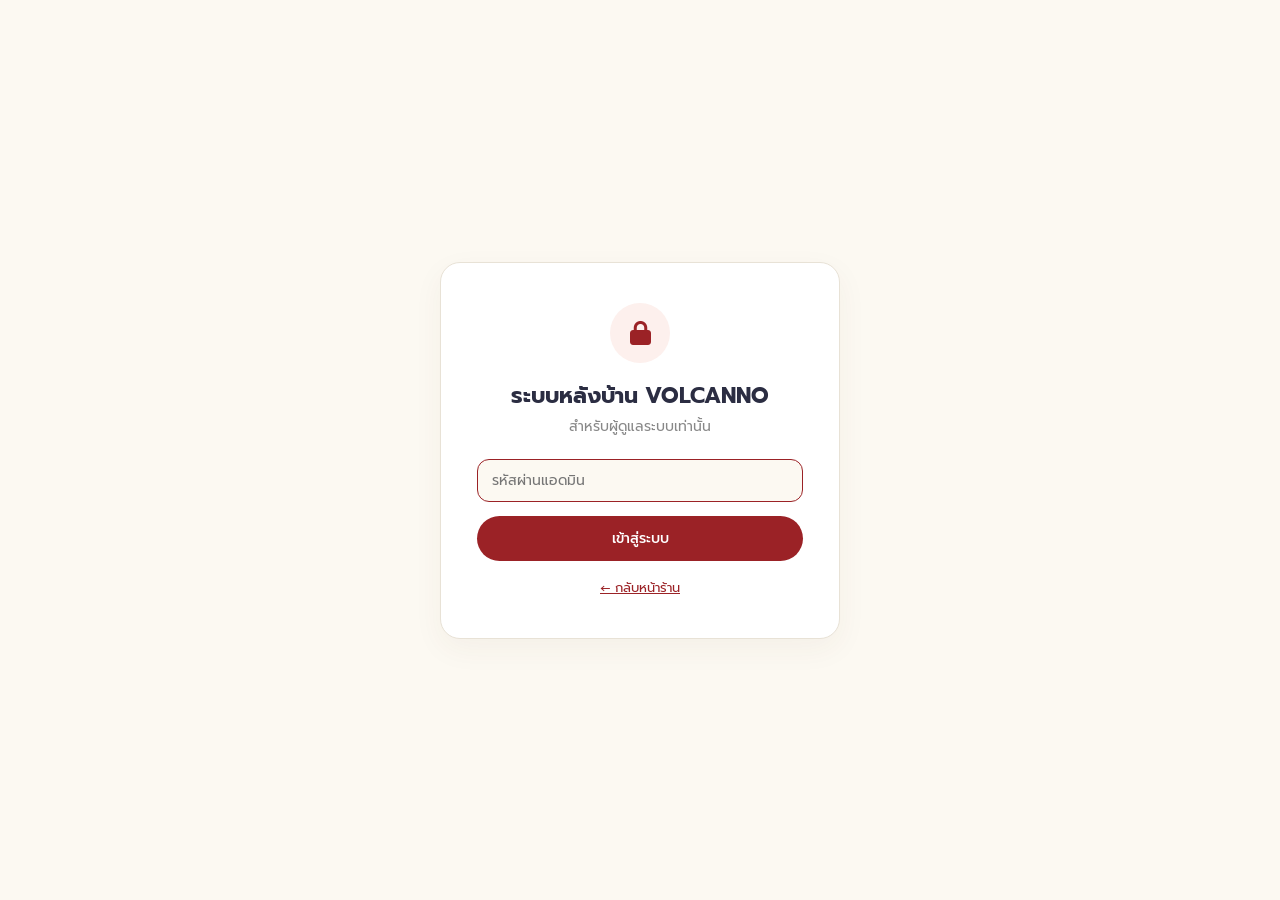
<file: admin.html>
<!DOCTYPE html>
<html lang="th">
<head>
    <meta charset="UTF-8">
    <meta name="viewport" content="width=device-width, initial-scale=1.0">
    <meta name="robots" content="noindex">
    <title>VOLCANNO | ระบบหลังบ้าน</title>
    <link href="https://fonts.googleapis.com/css2?family=Prompt:wght@300;400;500;600&display=swap" rel="stylesheet">
    <link rel="stylesheet" href="https://cdnjs.cloudflare.com/ajax/libs/font-awesome/6.4.0/css/all.min.css">
    <script src="config.js"></script>
    <script src="api.js"></script>
    <style>
        * { margin: 0; padding: 0; box-sizing: border-box; }
        body { font-family: 'Prompt', sans-serif; background: #FCF9F2; color: #2B2D42; line-height: 1.5; }
        button, input, select, textarea { font-family: inherit; }
        .hidden { display: none !important; }

        /* ---------- Login ---------- */
        .login-wrap { min-height: 100vh; display: flex; align-items: center; justify-content: center; padding: 20px; }
        .login-card { background: #fff; width: 100%; max-width: 400px; padding: 40px 36px; border-radius: 20px; border: 1px solid #E8E2D6; box-shadow: 0 10px 30px rgba(90,62,43,.05); text-align: center; }
        .login-card .lock { width: 60px; height: 60px; border-radius: 50%; background: #FDF0ED; color: #9B2226; display: flex; align-items: center; justify-content: center; font-size: 24px; margin: 0 auto 16px; }
        .login-card h1 { font-size: 22px; margin-bottom: 4px; }
        .login-card p { color: #888; font-size: 14px; margin-bottom: 22px; }

        /* ---------- Layout ---------- */
        .topbar { background: #9B2226; color: #fff; padding: 14px 5%; display: flex; align-items: center; justify-content: space-between; gap: 12px; }
        .topbar h1 { font-size: 18px; font-weight: 600; }
        .topbar .actions { display: flex; gap: 10px; }
        .topbar button, .topbar a { background: rgba(255,255,255,.15); color: #fff; border: 1px solid rgba(255,255,255,.35); padding: 7px 16px; border-radius: 20px; font-size: 13px; cursor: pointer; text-decoration: none; }
        .topbar button:hover, .topbar a:hover { background: rgba(255,255,255,.28); }
        .container { max-width: 1250px; margin: 0 auto; padding: 24px 5% 60px; }

        .stats { display: grid; grid-template-columns: repeat(4, 1fr); gap: 16px; margin-bottom: 24px; }
        .stat { background: #fff; border: 1px solid #E8E2D6; border-radius: 16px; padding: 18px 20px; }
        .stat .label { font-size: 13px; color: #888; }
        .stat .value { font-size: 26px; font-weight: 600; color: #9B2226; margin-top: 2px; }

        .tabs { display: flex; gap: 8px; margin-bottom: 18px; }
        .tab { background: #fff; border: 1px solid #E8E2D6; color: #5A3E2B; padding: 9px 22px; border-radius: 30px; cursor: pointer; font-size: 14px; font-weight: 500; }
        .tab.active { background: #9B2226; border-color: #9B2226; color: #fff; }

        .panel { background: #fff; border: 1px solid #E8E2D6; border-radius: 18px; padding: 22px; }
        .toolbar { display: flex; flex-wrap: wrap; gap: 10px; align-items: center; justify-content: space-between; margin-bottom: 16px; }
        .chips { display: flex; flex-wrap: wrap; gap: 8px; }
        .chip { background: #FCF9F2; border: 1px solid #E8E2D6; padding: 5px 14px; border-radius: 20px; font-size: 13px; cursor: pointer; color: #5A3E2B; }
        .chip.active { background: #2B2D42; border-color: #2B2D42; color: #fff; }
        .search { padding: 9px 16px; border: 1px solid #E8E2D6; border-radius: 30px; background: #FCF9F2; font-size: 14px; outline: none; min-width: 220px; }
        .search:focus, .input:focus { border-color: #9B2226; }

        .table-wrap { overflow-x: auto; }
        table { width: 100%; border-collapse: collapse; font-size: 14px; }
        th { text-align: left; font-weight: 500; color: #888; font-size: 13px; padding: 10px 12px; border-bottom: 1px solid #F0EAE1; white-space: nowrap; }
        td { padding: 12px; border-bottom: 1px solid #F5F0E6; vertical-align: middle; }
        tr.detail td { background: #FCF9F2; font-size: 13px; color: #555; }
        .num { text-align: right; white-space: nowrap; }
        .muted { color: #888; font-size: 12px; }
        .oid { font-weight: 600; color: #9B2226; }

        select.status { padding: 6px 12px; border-radius: 20px; border: 1px solid #E8E2D6; font-size: 13px; cursor: pointer; font-weight: 500; outline: none; }
        .st-0 { background: #FFF4D6; color: #8a6200; border-color: #F3DFA5; }
        .st-1 { background: #E3F0FF; color: #1c5aa6; border-color: #BCD8F7; }
        .st-2 { background: #EFE6FF; color: #5b3ea0; border-color: #D5C4F5; }
        .st-3 { background: #E5F5EA; color: #217a45; border-color: #BFE3CB; }
        .st-x { background: #FDE9E7; color: #9B2226; border-color: #F5C6C1; }

        .btn { background: #9B2226; color: #fff; border: none; padding: 9px 20px; border-radius: 30px; cursor: pointer; font-size: 14px; font-weight: 500; }
        .btn:hover { background: #7A1B1E; }
        .btn:disabled { opacity: .55; cursor: not-allowed; }
        .btn-ghost { background: #fff; color: #5A3E2B; border: 1px solid #E8E2D6; }
        .btn-ghost:hover { background: #FCF9F2; }
        .icon-btn { background: none; border: none; cursor: pointer; color: #888; font-size: 15px; padding: 6px 8px; border-radius: 8px; }
        .icon-btn:hover { background: #F5F0E6; color: #9B2226; }
        .thumb { width: 46px; height: 46px; object-fit: contain; background: #FCF9F2; border: 1px solid #E8E2D6; border-radius: 10px; padding: 3px; }
        .tag { display: inline-block; padding: 2px 10px; border-radius: 12px; font-size: 12px; }
        .tag.on { background: #E5F5EA; color: #217a45; }
        .tag.off { background: #EEE; color: #777; }
        .empty, .loading { text-align: center; padding: 40px 10px; color: #888; }

        /* ---------- Modal ---------- */
        .overlay { position: fixed; inset: 0; background: rgba(43,45,66,.5); display: flex; align-items: center; justify-content: center; padding: 20px; z-index: 50; }
        .modal { background: #fff; border-radius: 20px; width: 100%; max-width: 520px; max-height: 92vh; overflow-y: auto; padding: 28px; }
        .modal h2 { font-size: 18px; margin-bottom: 18px; }
        .field { margin-bottom: 14px; }
        .field label { display: block; font-size: 13px; font-weight: 500; margin-bottom: 5px; }
        .input { width: 100%; padding: 10px 14px; border: 1px solid #E8E2D6; border-radius: 12px; background: #FCF9F2; font-size: 14px; outline: none; }
        .input:disabled { opacity: .6; }
        .row2 { display: grid; grid-template-columns: 1fr 1fr; gap: 12px; }
        .hint { font-size: 12px; color: #999; margin-top: 4px; }
        .modal-actions { display: flex; justify-content: flex-end; gap: 10px; margin-top: 20px; }
        .err { background: #FDF0ED; border: 1px solid #F5D0C9; color: #9B2226; padding: 10px 14px; border-radius: 12px; font-size: 13px; margin-bottom: 14px; display: none; }

        .toast { position: fixed; left: 50%; bottom: 28px; transform: translate(-50%, 20px); background: #2B2D42; color: #fff; padding: 11px 24px; border-radius: 30px; font-size: 14px; opacity: 0; transition: all .3s; z-index: 100; pointer-events: none; max-width: 90vw; text-align: center; }
        .toast.show { opacity: 1; transform: translate(-50%, 0); }
        .toast.error { background: #9B2226; }

        @media (max-width: 800px) {
            .stats { grid-template-columns: repeat(2, 1fr); }
            .row2 { grid-template-columns: 1fr; }
            .search { min-width: 0; width: 100%; }
        }
    </style>
</head>
<body>

<!-- ============ หน้าเข้าสู่ระบบ ============ -->
<div id="loginView" class="login-wrap hidden">
    <form id="loginForm" class="login-card">
        <div class="lock"><i class="fa-solid fa-lock"></i></div>
        <h1>ระบบหลังบ้าน VOLCANNO</h1>
        <p>สำหรับผู้ดูแลระบบเท่านั้น</p>
        <div id="loginErr" class="err"></div>
        <div class="field">
            <input class="input" id="pw" type="password" placeholder="รหัสผ่านแอดมิน" autocomplete="current-password" required>
        </div>
        <button class="btn" id="loginBtn" type="submit" style="width:100%;padding:12px;">เข้าสู่ระบบ</button>
        <p style="margin:16px 0 0;"><a href="index.html" style="color:#9B2226;font-size:13px;">← กลับหน้าร้าน</a></p>
    </form>
</div>

<!-- ============ หน้าแอดมิน ============ -->
<div id="appView" class="hidden">
    <div class="topbar">
        <h1><i class="fa-solid fa-store"></i>&nbsp; VOLCANNO หลังบ้าน</h1>
        <div class="actions">
            <button type="button" id="refreshBtn"><i class="fa-solid fa-rotate"></i> รีเฟรช</button>
            <a href="index.html" target="_blank"><i class="fa-solid fa-arrow-up-right-from-square"></i> ดูหน้าร้าน</a>
            <button type="button" id="logoutBtn">ออกจากระบบ</button>
        </div>
    </div>

    <div class="container">
        <div class="stats" id="stats"></div>

        <div class="tabs">
            <button class="tab active" data-tab="orders">ออเดอร์</button>
            <button class="tab" data-tab="products">สินค้า</button>
        </div>

        <div id="ordersPanel" class="panel">
            <div class="toolbar">
                <div class="chips" id="chips"></div>
                <input class="search" id="search" type="search" placeholder="ค้นหา เลขออเดอร์ / ชื่อ / เบอร์โทร">
            </div>
            <div class="table-wrap" id="ordersTable"></div>
        </div>

        <div id="productsPanel" class="panel hidden">
            <div class="toolbar">
                <strong>รายการสินค้าทั้งหมด</strong>
                <button class="btn" id="addProductBtn"><i class="fa-solid fa-plus"></i> เพิ่มสินค้า</button>
            </div>
            <div class="table-wrap" id="productsTable"></div>
        </div>
    </div>
</div>

<!-- ============ ฟอร์มสินค้า ============ -->
<div id="productModal" class="overlay hidden">
    <form class="modal" id="productForm" novalidate>
        <h2 id="modalTitle">เพิ่มสินค้า</h2>
        <div id="modalErr" class="err"></div>
        <div class="row2">
            <div class="field">
                <label for="pId">รหัสสินค้า (a-z 0-9 -)</label>
                <input class="input" id="pId" maxlength="40" placeholder="เช่น greencurry">
            </div>
            <div class="field">
                <label for="pBadge">ป้ายกำกับ</label>
                <input class="input" id="pBadge" maxlength="40" placeholder="เช่น NEW">
            </div>
        </div>
        <div class="field">
            <label for="pName">ชื่อสินค้า</label>
            <input class="input" id="pName" maxlength="100" placeholder="เช่น รสแกงเขียวหวาน (Green Curry)">
        </div>
        <div class="row2">
            <div class="field">
                <label for="pPrice">ราคา (บาท)</label>
                <input class="input" id="pPrice" type="number" min="0" step="1">
            </div>
            <div class="field">
                <label for="pStock">สต็อก (แพ็ก)</label>
                <input class="input" id="pStock" type="number" min="0" step="1">
            </div>
        </div>
        <div class="field">
            <label for="pImage">ชื่อไฟล์รูป</label>
            <input class="input" id="pImage" maxlength="200" placeholder="เช่น Green Curry Pouch.png">
            <div class="hint">ไฟล์รูปต้องอยู่ในโฟลเดอร์เว็บเดียวกับ products.html และสะกดให้ตรง</div>
        </div>
        <div class="field">
            <label for="pDesc">คำอธิบาย</label>
            <textarea class="input" id="pDesc" rows="3" maxlength="500"></textarea>
        </div>
        <label style="display:flex;align-items:center;gap:8px;font-size:14px;cursor:pointer;">
            <input type="checkbox" id="pActive" checked> แสดงสินค้านี้ในหน้าร้าน
        </label>
        <div class="modal-actions">
            <button type="button" class="btn btn-ghost" id="cancelModal">ยกเลิก</button>
            <button type="submit" class="btn" id="saveProductBtn">บันทึก</button>
        </div>
    </form>
</div>

<div id="toast" class="toast"></div>

<script>
(function () {
    var TOKEN_KEY = 'volcanno_admin_token';
    var CANCELLED = 'ยกเลิก';
    var S = {
        token: null, orders: [], products: [],
        statuses: ['รอตรวจสอบ', 'ชำระแล้ว', 'กำลังจัดส่ง', 'จัดส่งแล้ว', 'ยกเลิก'],
        tab: 'orders', filter: 'all', q: '', open: {}, editing: null
    };
    var $ = function (id) { return document.getElementById(id); };

    function esc(s) {
        return String(s == null ? '' : s).replace(/[&<>"']/g, function (c) {
            return { '&': '&amp;', '<': '&lt;', '>': '&gt;', '"': '&quot;', "'": '&#39;' }[c];
        });
    }
    function baht(n) { return Number(n || 0).toLocaleString('th-TH') + '฿'; }

    var toastTimer;
    function toast(msg, isError) {
        var t = $('toast');
        t.textContent = msg;
        t.className = 'toast' + (isError ? ' error' : '');
        void t.offsetWidth;
        t.classList.add('show');
        clearTimeout(toastTimer);
        toastTimer = setTimeout(function () { t.classList.remove('show'); }, 2600);
    }

    // เรียก API ที่ต้องใช้สิทธิ์แอดมิน ถ้า token หมดอายุให้กลับไปหน้า login
    function authCall(action, payload) {
        return Api.call(action, Object.assign({ adminToken: S.token }, payload || {})).catch(function (e) {
            if (e.message.indexOf('เข้าสู่ระบบแอดมินใหม่') !== -1) logout(true);
            throw e;
        });
    }

    // ---------- เข้าสู่ระบบ / ออกจากระบบ ----------
    function showLogin() { $('appView').classList.add('hidden'); $('loginView').classList.remove('hidden'); $('pw').focus(); }
    function showApp() { $('loginView').classList.add('hidden'); $('appView').classList.remove('hidden'); loadAll(); }

    function logout(expired) {
        S.token = null;
        try { sessionStorage.removeItem(TOKEN_KEY); } catch (e) {}
        showLogin();
        if (expired) toast('หมดเวลาเข้าสู่ระบบ กรุณาเข้าสู่ระบบใหม่', true);
    }

    $('loginForm').addEventListener('submit', async function (ev) {
        ev.preventDefault();
        var btn = $('loginBtn'), err = $('loginErr');
        err.style.display = 'none';
        btn.disabled = true;
        btn.innerHTML = '<i class="fa-solid fa-spinner fa-spin"></i> กำลังตรวจสอบ...';
        try {
            var r = await Api.call('adminLogin', { password: $('pw').value });
            S.token = r.token;
            try { sessionStorage.setItem(TOKEN_KEY, r.token); } catch (e) {}
            $('pw').value = '';
            showApp();
        } catch (e) {
            err.textContent = e.message;
            err.style.display = 'block';
        } finally {
            btn.disabled = false;
            btn.textContent = 'เข้าสู่ระบบ';
        }
    });
    $('logoutBtn').addEventListener('click', function () { logout(false); });

    // ---------- โหลดข้อมูล ----------
    async function loadAll() {
        $('ordersTable').innerHTML = '<div class="loading"><i class="fa-solid fa-spinner fa-spin"></i> กำลังโหลด...</div>';
        $('productsTable').innerHTML = '<div class="loading"><i class="fa-solid fa-spinner fa-spin"></i> กำลังโหลด...</div>';
        try {
            var res = await Promise.all([authCall('getOrders'), authCall('getAllProducts'), Api.getConfig()]);
            S.orders = res[0];
            S.products = res[1];
            if (res[2] && res[2].statuses) S.statuses = res[2].statuses;
            renderAll();
        } catch (e) {
            var msg = '<div class="empty"><i class="fa-solid fa-triangle-exclamation"></i> ' + esc(e.message) + '</div>';
            $('ordersTable').innerHTML = msg;
            $('productsTable').innerHTML = msg;
        }
    }

    $('refreshBtn').addEventListener('click', async function () {
        Api.clearCache();
        await loadAll();
        toast('อัปเดตข้อมูลแล้ว');
    });

    // ---------- แสดงผล ----------
    function statusClass(st) {
        if (st === CANCELLED) return 'st-x';
        var i = S.statuses.indexOf(st);
        return 'st-' + (i < 0 ? 0 : Math.min(i, 3));
    }

    function renderAll() { renderStats(); renderChips(); renderOrders(); renderProducts(); }

    function renderStats() {
        var pending = S.statuses[0];
        var pendingCount = S.orders.filter(function (o) { return o.status === pending; }).length;
        // ยอดขายนับเฉพาะออเดอร์ที่ยืนยันแล้ว (ไม่รวมรอตรวจสอบและยกเลิก)
        var revenue = S.orders.filter(function (o) { return o.status !== pending && o.status !== CANCELLED; })
            .reduce(function (s, o) { return s + o.total; }, 0);
        var lowStock = S.products.filter(function (p) { return p.active && p.stock <= 10; }).length;
        $('stats').innerHTML =
            stat('ออเดอร์ทั้งหมด', S.orders.length) +
            stat('รอตรวจสอบ', pendingCount) +
            stat('ยอดขายที่ยืนยันแล้ว', baht(revenue)) +
            stat('สินค้าสต็อกต่ำ (≤10)', lowStock);
    }
    function stat(l, v) { return '<div class="stat"><div class="label">' + l + '</div><div class="value">' + v + '</div></div>'; }

    function renderChips() {
        var chips = [{ k: 'all', label: 'ทั้งหมด', n: S.orders.length }].concat(S.statuses.map(function (s) {
            return { k: s, label: s, n: S.orders.filter(function (o) { return o.status === s; }).length };
        }));
        $('chips').innerHTML = chips.map(function (c) {
            return '<button type="button" class="chip' + (S.filter === c.k ? ' active' : '') + '" data-filter="' + esc(c.k) + '">' +
                esc(c.label) + ' (' + c.n + ')</button>';
        }).join('');
    }

    function filteredOrders() {
        var q = S.q.trim().toLowerCase();
        return S.orders.filter(function (o) {
            if (S.filter !== 'all' && o.status !== S.filter) return false;
            if (!q) return true;
            return (o.orderId + ' ' + o.customerName + ' ' + o.phone).toLowerCase().indexOf(q) !== -1;
        });
    }

    function renderOrders() {
        var list = filteredOrders();
        if (!list.length) {
            $('ordersTable').innerHTML = '<div class="empty">' + (S.orders.length ? 'ไม่พบออเดอร์ที่ตรงกับเงื่อนไข' : 'ยังไม่มีออเดอร์') + '</div>';
            return;
        }
        var rows = list.map(function (o) {
            var opts = S.statuses.map(function (s) {
                return '<option value="' + esc(s) + '"' + (s === o.status ? ' selected' : '') + '>' + esc(s) + '</option>';
            }).join('');
            var items = (o.items || []).map(function (it) {
                return esc(it.name) + ' × ' + it.qty + ' (' + baht(it.price * it.qty) + ')';
            }).join('<br>');
            var detail = S.open[o.orderId]
                ? '<tr class="detail"><td colspan="6">' +
                    '<b>สินค้า</b><br>' + (items || '-') + '<br><br>' +
                    '<b>ที่อยู่จัดส่ง:</b> ' + esc(o.address) + '<br>' +
                    '<b>หมายเหตุ:</b> ' + esc(o.note || '-') + '<br>' +
                    '<b>การชำระเงิน/อ้างอิง:</b> ' + esc(o.slip || '-') +
                  '</td></tr>'
                : '';
            return '<tr>' +
                '<td><span class="oid">' + esc(o.orderId) + '</span><div class="muted">' + esc(o.createdAt) + '</div></td>' +
                '<td>' + esc(o.customerName) + '<div class="muted">' + esc(o.phone) + '</div></td>' +
                '<td class="muted" style="max-width:220px;">' + (o.items || []).map(function (it) { return esc(it.name) + ' ×' + it.qty; }).join(', ') + '</td>' +
                '<td class="num"><b>' + baht(o.total) + '</b></td>' +
                '<td><select class="status ' + statusClass(o.status) + '" data-order="' + esc(o.orderId) + '">' + opts + '</select></td>' +
                '<td class="num"><button type="button" class="icon-btn" data-toggle="' + esc(o.orderId) + '" title="รายละเอียด">' +
                    '<i class="fa-solid fa-chevron-' + (S.open[o.orderId] ? 'up' : 'down') + '"></i></button></td>' +
                '</tr>' + detail;
        }).join('');
        $('ordersTable').innerHTML = '<table><thead><tr><th>ออเดอร์</th><th>ลูกค้า</th><th>สินค้า</th><th class="num">ยอดรวม</th><th>สถานะ</th><th></th></tr></thead><tbody>' + rows + '</tbody></table>';
    }

    function renderProducts() {
        if (!S.products.length) {
            $('productsTable').innerHTML = '<div class="empty">ยังไม่มีสินค้า กดปุ่ม "เพิ่มสินค้า" เพื่อเริ่มต้น</div>';
            return;
        }
        var rows = S.products.map(function (p) {
            return '<tr>' +
                '<td><img class="thumb" src="' + esc(encodeURI(p.image)) + '" alt="" onerror="this.style.visibility=\'hidden\'"></td>' +
                '<td><b>' + esc(p.name) + '</b><div class="muted">' + esc(p.id) + (p.badge ? ' • ' + esc(p.badge) : '') + '</div></td>' +
                '<td class="num">' + baht(p.price) + '</td>' +
                '<td class="num">' + (p.stock <= 10 ? '<b style="color:#9B2226;">' + p.stock + '</b>' : p.stock) + '</td>' +
                '<td><span class="tag ' + (p.active ? 'on' : 'off') + '">' + (p.active ? 'แสดงอยู่' : 'ซ่อน') + '</span></td>' +
                '<td class="num" style="white-space:nowrap;">' +
                    '<button type="button" class="icon-btn" data-edit="' + esc(p.id) + '" title="แก้ไข"><i class="fa-solid fa-pen"></i></button>' +
                    '<button type="button" class="icon-btn" data-del="' + esc(p.id) + '" title="ลบ"><i class="fa-regular fa-trash-can"></i></button>' +
                '</td></tr>';
        }).join('');
        $('productsTable').innerHTML = '<table><thead><tr><th></th><th>สินค้า</th><th class="num">ราคา</th><th class="num">สต็อก</th><th>สถานะ</th><th></th></tr></thead><tbody>' + rows + '</tbody></table>';
    }

    // ---------- แท็บ / ตัวกรอง / ค้นหา ----------
    document.querySelectorAll('.tab').forEach(function (b) {
        b.addEventListener('click', function () {
            S.tab = b.dataset.tab;
            document.querySelectorAll('.tab').forEach(function (x) { x.classList.toggle('active', x === b); });
            $('ordersPanel').classList.toggle('hidden', S.tab !== 'orders');
            $('productsPanel').classList.toggle('hidden', S.tab !== 'products');
        });
    });
    $('chips').addEventListener('click', function (ev) {
        var b = ev.target.closest('[data-filter]');
        if (!b) return;
        S.filter = b.dataset.filter;
        renderChips(); renderOrders();
    });
    $('search').addEventListener('input', function (ev) { S.q = ev.target.value; renderOrders(); });

    // ---------- เปลี่ยนสถานะ / เปิดรายละเอียดออเดอร์ ----------
    $('ordersTable').addEventListener('click', function (ev) {
        var b = ev.target.closest('[data-toggle]');
        if (!b) return;
        var id = b.dataset.toggle;
        S.open[id] = !S.open[id];
        renderOrders();
    });

    $('ordersTable').addEventListener('change', async function (ev) {
        var sel = ev.target.closest('select[data-order]');
        if (!sel) return;
        var id = sel.dataset.order, status = sel.value;
        var order = S.orders.filter(function (o) { return o.orderId === id; })[0];
        if (!order || order.status === status) return;

        if (status === CANCELLED && !confirm('ยกเลิกออเดอร์ ' + id + ' ?\nระบบจะคืนสต็อกสินค้าให้อัตโนมัติ')) {
            sel.value = order.status;
            return;
        }
        sel.disabled = true;
        try {
            await authCall('updateOrderStatus', { orderId: id, status: status });
            order.status = status;
            toast('อัปเดต ' + id + ' เป็น "' + status + '" แล้ว');
            if (status === CANCELLED) { Api.clearCache(); S.products = await authCall('getAllProducts'); }
        } catch (e) {
            sel.value = order.status;
            toast(e.message, true);
        }
        renderAll();
    });

    // ---------- จัดการสินค้า ----------
    function openModal(p) {
        S.editing = p ? p.id : null;
        $('modalTitle').textContent = p ? 'แก้ไขสินค้า' : 'เพิ่มสินค้า';
        $('modalErr').style.display = 'none';
        $('pId').value = p ? p.id : '';
        $('pId').disabled = !!p;
        $('pName').value = p ? p.name : '';
        $('pPrice').value = p ? p.price : '200';
        $('pStock').value = p ? p.stock : '50';
        $('pImage').value = p ? p.image : '';
        $('pDesc').value = p ? p.description : '';
        $('pBadge').value = p ? p.badge : '';
        $('pActive').checked = p ? p.active : true;
        $('productModal').classList.remove('hidden');
        (p ? $('pName') : $('pId')).focus();
    }
    function closeModal() { $('productModal').classList.add('hidden'); }

    $('addProductBtn').addEventListener('click', function () { openModal(null); });
    $('cancelModal').addEventListener('click', closeModal);
    $('productModal').addEventListener('mousedown', function (ev) { if (ev.target === this) closeModal(); });

    $('productsTable').addEventListener('click', async function (ev) {
        var e = ev.target.closest('[data-edit]'), d = ev.target.closest('[data-del]');
        if (e) {
            openModal(S.products.filter(function (p) { return p.id === e.dataset.edit; })[0]);
        } else if (d) {
            var p = S.products.filter(function (x) { return x.id === d.dataset.del; })[0];
            if (!p || !confirm('ลบสินค้า "' + p.name + '" ถาวร?\n(ถ้าแค่ไม่อยากขายชั่วคราว ให้แก้ไขแล้วเอาติ๊ก "แสดงสินค้า" ออกแทน)')) return;
            try {
                await authCall('deleteProduct', { id: p.id });
                Api.clearCache();
                S.products = S.products.filter(function (x) { return x.id !== p.id; });
                renderAll();
                toast('ลบสินค้าแล้ว');
            } catch (err) { toast(err.message, true); }
        }
    });

    $('productForm').addEventListener('submit', async function (ev) {
        ev.preventDefault();
        var err = $('modalErr'), btn = $('saveProductBtn');
        var product = {
            id: $('pId').value.trim().toLowerCase(),
            name: $('pName').value.trim(),
            price: $('pPrice').value,
            stock: $('pStock').value,
            image: $('pImage').value.trim(),
            description: $('pDesc').value.trim(),
            badge: $('pBadge').value.trim(),
            active: $('pActive').checked
        };
        function fail(m) { err.textContent = m; err.style.display = 'block'; }
        if (!/^[a-z0-9-]+$/.test(product.id)) return fail('รหัสสินค้าใช้ได้เฉพาะ a-z 0-9 และ -');
        if (!product.name) return fail('กรุณากรอกชื่อสินค้า');
        if (!(Number(product.price) >= 0) || product.price === '') return fail('ราคาไม่ถูกต้อง');
        if (!(parseInt(product.stock, 10) >= 0) || product.stock === '') return fail('สต็อกไม่ถูกต้อง');
        if (!product.image) return fail('กรุณากรอกชื่อไฟล์รูป');
        if (!S.editing && S.products.some(function (p) { return p.id === product.id; })) return fail('รหัสสินค้านี้มีอยู่แล้ว');

        err.style.display = 'none';
        btn.disabled = true;
        btn.innerHTML = '<i class="fa-solid fa-spinner fa-spin"></i> กำลังบันทึก...';
        try {
            await authCall('saveProduct', { product: product });
            Api.clearCache();
            S.products = await authCall('getAllProducts');
            renderAll();
            closeModal();
            toast('บันทึกสินค้าแล้ว');
        } catch (e) {
            fail(e.message);
        } finally {
            btn.disabled = false;
            btn.textContent = 'บันทึก';
        }
    });

    // ---------- เริ่มต้น ----------
    try { S.token = sessionStorage.getItem(TOKEN_KEY); } catch (e) {}
    if (S.token) showApp(); else showLogin();
})();
</script>
</body>
</html>
</file>
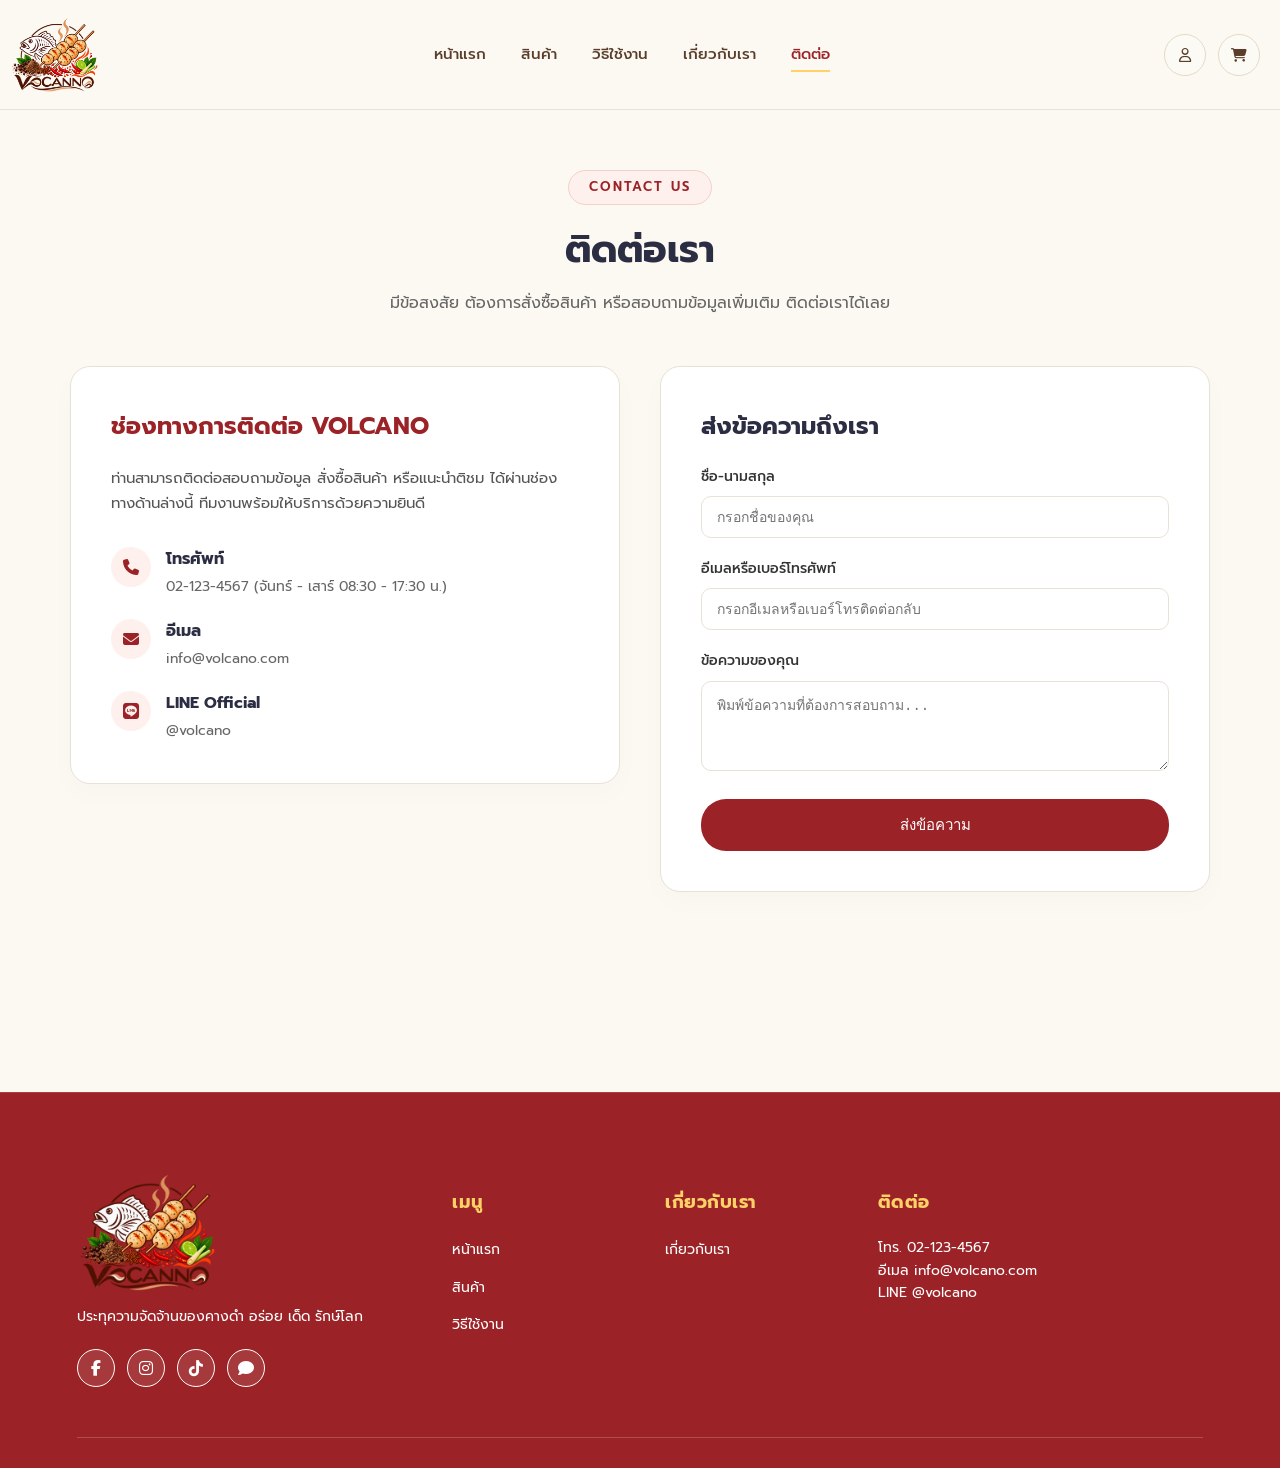
<file: contact.html>
<!DOCTYPE html>
<html lang="th">
<head>
    <meta charset="UTF-8">
    <meta name="viewport" content="width=device-width, initial-scale=1.0">
    <title>VOLCANNO | ติดต่อเรา</title>
    <link href="https://fonts.googleapis.com/css2?family=Prompt:wght@300;400;500;600&family=Playfair+Display:ital,wght@1,600&display=swap" rel="stylesheet">
    <link rel="stylesheet" href="https://cdnjs.cloudflare.com/ajax/libs/font-awesome/6.4.0/css/all.min.css">
    <link rel="stylesheet" href="style.css">
</head>
<body>

    <!-- แถบเมนูด้านบน (Navbar) -->
    <nav class="navbar" style="background: #FCF9F2; border-bottom: 1px solid #E8E2D6; position: relative;">
        <div class="nav-container">
            <a href="index.html" class="brand-logo">
                <img src="VOCANNO Seafood Skewer Logo.png" alt="VOLCANNO Logo">
            </a>
            
            <ul class="nav-links">
                <li><a href="index.html">หน้าแรก</a></li>
                <li><a href="products.html">สินค้า</a></li>
                <li><a href="how-to-use.html">วิธีใช้งาน</a></li>
                <li><a href="about-us.html">เกี่ยวกับเรา</a></li>
                <li><a href="contact.html" class="active">ติดต่อ</a></li>
            </ul>

            <div class="nav-icons">
                <a href="#" class="icon-circle" style="color: #5A3E2B; border-color: #E5D9C5;"><i class="fa-regular fa-user"></i></a>
                <a href="order.html" class="icon-circle" style="color: #5A3E2B; border-color: #E5D9C5;"><i class="fa-solid fa-cart-shopping"></i></a>
            </div>
        </div>
    </nav>

    <!-- ส่วนหัวข้อหน้าติดต่อเรา -->
    <header class="page-header" style="text-align: center; padding: 60px 20px 30px;">
        <div class="main-container">
             <span style="display: inline-block; background-color: #FDF0ED; color: #9B2226; padding: 6px 20px; border-radius: 30px; font-size: 13px; font-weight: 600; letter-spacing: 2px; margin-bottom: 15px; border: 1px solid #F5D0C9;">
                    CONTACT US</span>
        
            <h1 style="font-size: 38px; color: #2B2D42; margin-bottom: 10px;">ติดต่อเรา</h1>
            <p style="color: #666; font-size: 16px;">มีข้อสงสัย ต้องการสั่งซื้อสินค้า หรือสอบถามข้อมูลเพิ่มเติม ติดต่อเราได้เลย</p>
        </div>
    </header>

    <!-- ส่วนเนื้อหาช่องทางการติดต่อและฟอร์ม -->
    <section class="products-section" style="padding-top: 20px;">
        <div class="main-container">
            <div style="display: grid; grid-template-columns: 1fr 1fr; gap: 40px; align-items: start;">
                
                <!-- ข้อมูลติดต่อฝั่งซ้าย -->
                <div style="background: #fff; padding: 40px; border-radius: 20px; border: 1px solid #E8E2D6; box-shadow: 0 10px 30px rgba(0,0,0,0.02);">
                    <h2 style="font-size: 24px; color: #9B2226; margin-bottom: 20px;">ช่องทางการติดต่อ VOLCANO</h2>
                    <p style="color: #555; font-size: 15px; line-height: 1.7; margin-bottom: 30px;">
                        ท่านสามารถติดต่อสอบถามข้อมูล สั่งซื้อสินค้า หรือแนะนำติชม ได้ผ่านช่องทางด้านล่างนี้ ทีมงานพร้อมให้บริการด้วยความยินดี
                    </p>
                    
                    <div style="display: flex; flex-direction: column; gap: 20px;">
                        <div style="display: flex; align-items: flex-start; gap: 15px;">
                            <div style="width: 40px; height: 40px; background: #FDF0ED; color: #9B2226; border-radius: 50%; display: flex; align-items: center; justify-content: center; flex-shrink: 0;"><i class="fa-solid fa-phone"></i></div>
                            <div>
                                <h4 style="font-size: 16px; color: #2B2D42; margin-bottom: 4px;">โทรศัพท์</h4>
                                <p style="color: #666; font-size: 14px; margin: 0;">02-123-4567 (จันทร์ - เสาร์ 08:30 - 17:30 น.)</p>
                            </div>
                        </div>

                        <div style="display: flex; align-items: flex-start; gap: 15px;">
                            <div style="width: 40px; height: 40px; background: #FDF0ED; color: #9B2226; border-radius: 50%; display: flex; align-items: center; justify-content: center; flex-shrink: 0;"><i class="fa-solid fa-envelope"></i></div>
                            <div>
                                <h4 style="font-size: 16px; color: #2B2D42; margin-bottom: 4px;">อีเมล</h4>
                                <p style="color: #666; font-size: 14px; margin: 0;">info@volcano.com</p>
                            </div>
                        </div>

                        <div style="display: flex; align-items: flex-start; gap: 15px;">
                            <div style="width: 40px; height: 40px; background: #FDF0ED; color: #9B2226; border-radius: 50%; display: flex; align-items: center; justify-content: center; flex-shrink: 0;"><i class="fa-brands fa-line"></i></div>
                            <div>
                                <h4 style="font-size: 16px; color: #2B2D42; margin-bottom: 4px;">LINE Official</h4>
                                <p style="color: #666; font-size: 14px; margin: 0;">@volcano</p>
                            </div>
                        </div>
                    </div>
                </div>

                <!-- ฟอร์มส่งข้อความฝั่งขวา -->
                <div style="background: #fff; padding: 40px; border-radius: 20px; border: 1px solid #E8E2D6; box-shadow: 0 10px 30px rgba(0,0,0,0.02);">
                    <h2 style="font-size: 24px; color: #2B2D42; margin-bottom: 20px;">ส่งข้อความถึงเรา</h2>
                    <form>
                        <div style="margin-bottom: 20px;">
                            <label style="display: block; font-size: 14px; color: #333; margin-bottom: 8px; font-weight: 500;">ชื่อ-นามสกุล</label>
                            <input type="text" placeholder="กรอกชื่อของคุณ" style="width: 100%; padding: 12px 15px; border: 1px solid #E8E2D6; border-radius: 10px; outline: none; font-size: 14px; box-sizing: border-box;">
                        </div>
                        <div style="margin-bottom: 20px;">
                            <label style="display: block; font-size: 14px; color: #333; margin-bottom: 8px; font-weight: 500;">อีเมลหรือเบอร์โทรศัพท์</label>
                            <input type="text" placeholder="กรอกอีเมลหรือเบอร์โทรติดต่อกลับ" style="width: 100%; padding: 12px 15px; border: 1px solid #E8E2D6; border-radius: 10px; outline: none; font-size: 14px; box-sizing: border-box;">
                        </div>
                        <div style="margin-bottom: 20px;">
                            <label style="display: block; font-size: 14px; color: #333; margin-bottom: 8px; font-weight: 500;">ข้อความของคุณ</label>
                            <textarea rows="4" placeholder="พิมพ์ข้อความที่ต้องการสอบถาม..." style="width: 100%; padding: 12px 15px; border: 1px solid #E8E2D6; border-radius: 10px; outline: none; font-size: 14px; box-sizing: border-box; resize: vertical;"></textarea>
                        </div>
                        <button type="submit" style="background-color: #9B2226; color: #FFFFFF; border: none; width: 100%; padding: 14px; border-radius: 25px; font-weight: 500; font-size: 15px; cursor: pointer; transition: background 0.3s;">ส่งข้อความ</button>
                    </form>
                </div>

            </div>
        </div>
    </section>

    <!-- สไตล์ฟุตเตอร์มาตรฐานแบบหน้าแรก -->
    <style>
        .site-footer {
            background-color: transparent;
            color: #333333;
            padding: 80px 6% 30px 6%;
            font-family: 'Anuphan', sans-serif;
            width: 100vw;
            position: relative;
            left: 50%;
            right: 50%;
            margin-left: -50vw;
            margin-right: -50vw;
            box-sizing: border-box;
            margin-top: 100px;
            border-top: 1px solid #E0DCD0;
        }
        .footer-container {
            max-width: 1400px;
            margin: 0 auto;
            display: grid;
            grid-template-columns: 2fr 1fr 1fr 2fr;
            gap: 50px;
            padding-bottom: 50px;
            border-bottom: 1px solid #E0DCD0;
        }
        .footer-col h3 {
            font-size: 18px;
            font-weight: bold;
            margin-bottom: 20px;
            letter-spacing: 0.5px;
            color: #9B2226;
        }
        .footer-col p {
            font-size: 14px;
            line-height: 1.6;
            color: #555555;
            margin-bottom: 20px;
        }
        .footer-col ul {
            list-style: none;
            padding: 0;
            margin: 0;
        }
        .footer-col ul li {
            margin-bottom: 12px;
        }
        .footer-col ul li a {
            color: #555555;
            text-decoration: none;
            font-size: 14px;
            transition: color 0.3s;
        }
        .footer-col ul li a:hover {
            color: #9B2226;
        }
        .social-icons {
            display: flex;
            gap: 12px;
        }
        .social-icon {
            width: 38px;
            height: 38px;
            border: 1px solid #9B2226;
            border-radius: 50%;
            display: flex;
            align-items: center;
            justify-content: center;
            color: #9B2226;
            text-decoration: none;
            transition: all 0.3s;
        }
        .social-icon:hover {
            background: #9B2226;
            color: #FFFFFF;
        }
        .newsletter-form {
            display: flex;
            align-items: center;
            background: #FFFFFF;
            border: 1px solid #CCCCCC;
            border-radius: 30px;
            padding: 5px;
            max-width: 320px;
        }
        .newsletter-input {
            flex: 1;
            border: none;
            outline: none;
            padding: 10px 15px;
            border-radius: 30px;
            font-size: 14px;
            color: #333333;
            background: transparent;
        }
        .newsletter-btn {
            background-color: #9B2226;
            border: none;
            width: 40px;
            height: 40px;
            border-radius: 50%;
            display: flex;
            align-items: center;
            justify-content: center;
            cursor: pointer;
            color: #FFFFFF;
            transition: background 0.3s;
        }
        .newsletter-btn:hover {
            background-color: #7A1B1E;
        }
        .footer-bottom {
            max-width: 1400px;
            margin: 25px auto 0 auto;
            text-align: center;
            font-size: 13px;
            color: #777777;
        }
        @media (max-width: 768px) {
            .footer-container, div[style*="grid-template-columns: 1fr 1fr"] {
                grid-template-columns: 1fr !important;
                gap: 30px;
            }
        }
    </style>
<style>
    /* เพิ่มแถบพื้นหลัง Navbar ให้ทึบขึ้นเล็กน้อยเพื่อแยกตัวหนังสือออกจากภาพด้านหลังโดยไม่ต้องใช้เงา */
    .navbar {
        background-color: #FCF9F2 !important; 
        border-bottom: 1px solid #E8E2D6;
    }

    /* ตัวหนังสือสีน้ำตาลเข้ม โดดเด่น ชัดเจน */
    .nav-links a {
        color: #5A3E2B !important;
        font-weight: 500;
        text-shadow: none !important; /* ป้องกันไม่ให้มีเงาติดมาแน่นอน */
    }

    /* เมื่อเอาเมาส์ชี้หรืออยู่หน้าปัจจุบัน ให้เป็นสีแดงแบรนด์ */
    .nav-links a:hover, .nav-links a.active {
        color: #9B2226 !important;
    }

    /* สีไอคอนด้านขวาให้เป็นสีน้ำตาลเข้ากัน */
    .nav-icons .icon-circle {
        color: #5A3E2B !important;
        border-color: #E5D9C5 !important;
    }
</style>
    <!-- ฟุตเตอร์เว็บไซต์ -->
   <style>
    .site-footer {
        background-color: #9B2226; /* สีแดงเข้มเข้ากับธีมเว็บไซต์ */
        color: #FFFFFF;
        padding: 80px 6% 30px 6%;
        font-family: 'Prompt', sans-serif;
        width: 100vw;
        position: relative;
        left: 50%;
        right: 50%;
        margin-left: -50vw;
        margin-right: -50vw;
        box-sizing: border-box;
        margin-top: 100px;
        border-top: 1px solid #B23A3E;
    }
    .footer-container {
        max-width: 1400px;
        margin: 0 auto;
        display: grid;
        grid-template-columns: 2fr 1fr 1fr 2fr;
        gap: 50px;
        padding-bottom: 50px;
        border-bottom: 1px solid rgba(255, 255, 255, 0.2);
    }
    .footer-col h3 {
        font-size: 18px;
        font-weight: bold;
        margin-bottom: 20px;
        letter-spacing: 0.5px;
        color: #FFD166; /* ใช้สีเหลืองทองอ่อนสำหรับหัวข้อ เพื่อให้ดูพรีเมียมและตัดกับพื้นหลังแดง */
    }
    .footer-col p {
        font-size: 14px;
        line-height: 1.6;
        color: #FFFFFF; /* ตัวหนังสือสีขาวชัดเจน */
        margin-bottom: 20px;
    }
    .footer-col ul {
        list-style: none;
        padding: 0;
        margin: 0;
    }
    .footer-col ul li {
        margin-bottom: 12px;
    }
    .footer-col ul li a {
        color: #FFFFFF; /* ลิงก์เมนูสีขาว */
        text-decoration: none;
        font-size: 14px;
        transition: color 0.3s;
    }
    .footer-col ul li a:hover {
        color: #FFD166; /* เมื่อชี้เมาส์เปลี่ยนเป็นสีเหลืองทอง */
    }
    /* ไอคอนโซเชียลมีเดีย */
    .social-icons {
        display: flex;
        gap: 12px;
    }
    .social-icon {
        width: 38px;
        height: 38px;
        border: 1px solid #FFFFFF;
        border-radius: 50%;
        display: flex;
        align-items: center;
        justify-content: center;
        color: #FFFFFF;
        text-decoration: none;
        transition: all 0.3s;
    }
    .social-icon:hover {
        background: #FFFFFF;
        color: #9B2226;
    }
    /* ฟอร์มรับข่าวสาร */
    .newsletter-form {
        display: flex;
        align-items: center;
        background: #FFFFFF;
        border: 1px solid #FFFFFF;
        border-radius: 30px;
        padding: 5px;
        max-width: 320px;
    }
    .newsletter-input {
        flex: 1;
        border: none;
        outline: none;
        padding: 10px 15px;
        border-radius: 30px;
        font-size: 14px;
        color: #333333;
        background: transparent;
    }
    .newsletter-btn {
        background-color: #9B2226;
        border: none;
        width: 40px;
        height: 40px;
        border-radius: 50%;
        display: flex;
        align-items: center;
        justify-content: center;
        cursor: pointer;
        color: #FFFFFF;
        transition: background 0.3s;
    }
    .newsletter-btn:hover {
        background-color: #7A1B1E;
    }
    /* ส่วนลิขสิทธิ์ด้านล่างสุด */
    .footer-bottom {
        max-width: 1400px;
        margin: 25px auto 0 auto;
        text-align: center;
        font-size: 13px;
        color: rgba(255, 255, 255, 0.8);
    }

    /* Responsive สำหรับมือถือ */
    @media (max-width: 768px) {
        .footer-container {
            grid-template-columns: 1fr;
            gap: 30px;
        }
    }
</style>

<footer class="site-footer">
    <div class="footer-container">
        <!-- คอลัมน์ที่ 1: ข้อมูลแบรนด์และโซเชียล -->
        <div class="footer-col">
           <!-- เปลี่ยนจากข้อความ VOLCANO เป็นรูปโลโก้ (สามารถเปลี่ยนชื่อไฟล์รูปภาพ VOCANNO Seafood Skewer Logo.png ตามที่คุณใช้งานจริงได้เลยครับ) -->
    <div style="margin-bottom: 15px;">
        <a href="index.html">
            <img src="VOCANNO Seafood Skewer Logo.png" alt="VOLCANNO Logo" style="max-width: 140px; height: auto; display: block;">
        </a>
    </div>
            <p>ประทุความจัดจ้านของคางดำ อร่อย เด็ด รักษ์โลก</p>
            <div class="social-icons">
                <a href="#" class="social-icon"><i class="fa-brands fa-facebook-f"></i></a>
                <a href="#" class="social-icon"><i class="fa-brands fa-instagram"></i></a>
                <a href="#" class="social-icon"><i class="fa-brands fa-tiktok"></i></a>
                <a href="#" class="social-icon"><i class="fa-solid fa-comment"></i></a>
            </div>
        </div>

        <!-- คอลัมน์ที่ 2: เมนู -->
        <div class="footer-col">
            <h3>เมนู</h3>
            <ul>
                <li><a href="index.html">หน้าแรก</a></li>
                <li><a href="products.html">สินค้า</a></li>
                <li><a href="how-to-use.html">วิธีใช้งาน</a></li>
            </ul>
        </div>

        <!-- คอลัมน์ที่ 3: เกี่ยวกับเรา -->
        <div class="footer-col">
            <h3>เกี่ยวกับเรา</h3>
            <ul>
                <li><a href="about-us.html">เกี่ยวกับเรา</a></li>
            </ul>
        </div>

        <!-- คอลัมน์ที่ 4: ติดต่อ & Newsletter -->
        <div class="footer-col">
            <h3>ติดต่อ</h3>
            <p>โทร. 02-123-4567<br>อีเมล info@volcano.com<br>LINE @volcano</p>
            </div>
        </div>
    </div>

    
</footer>
</body>
</html>
</file>
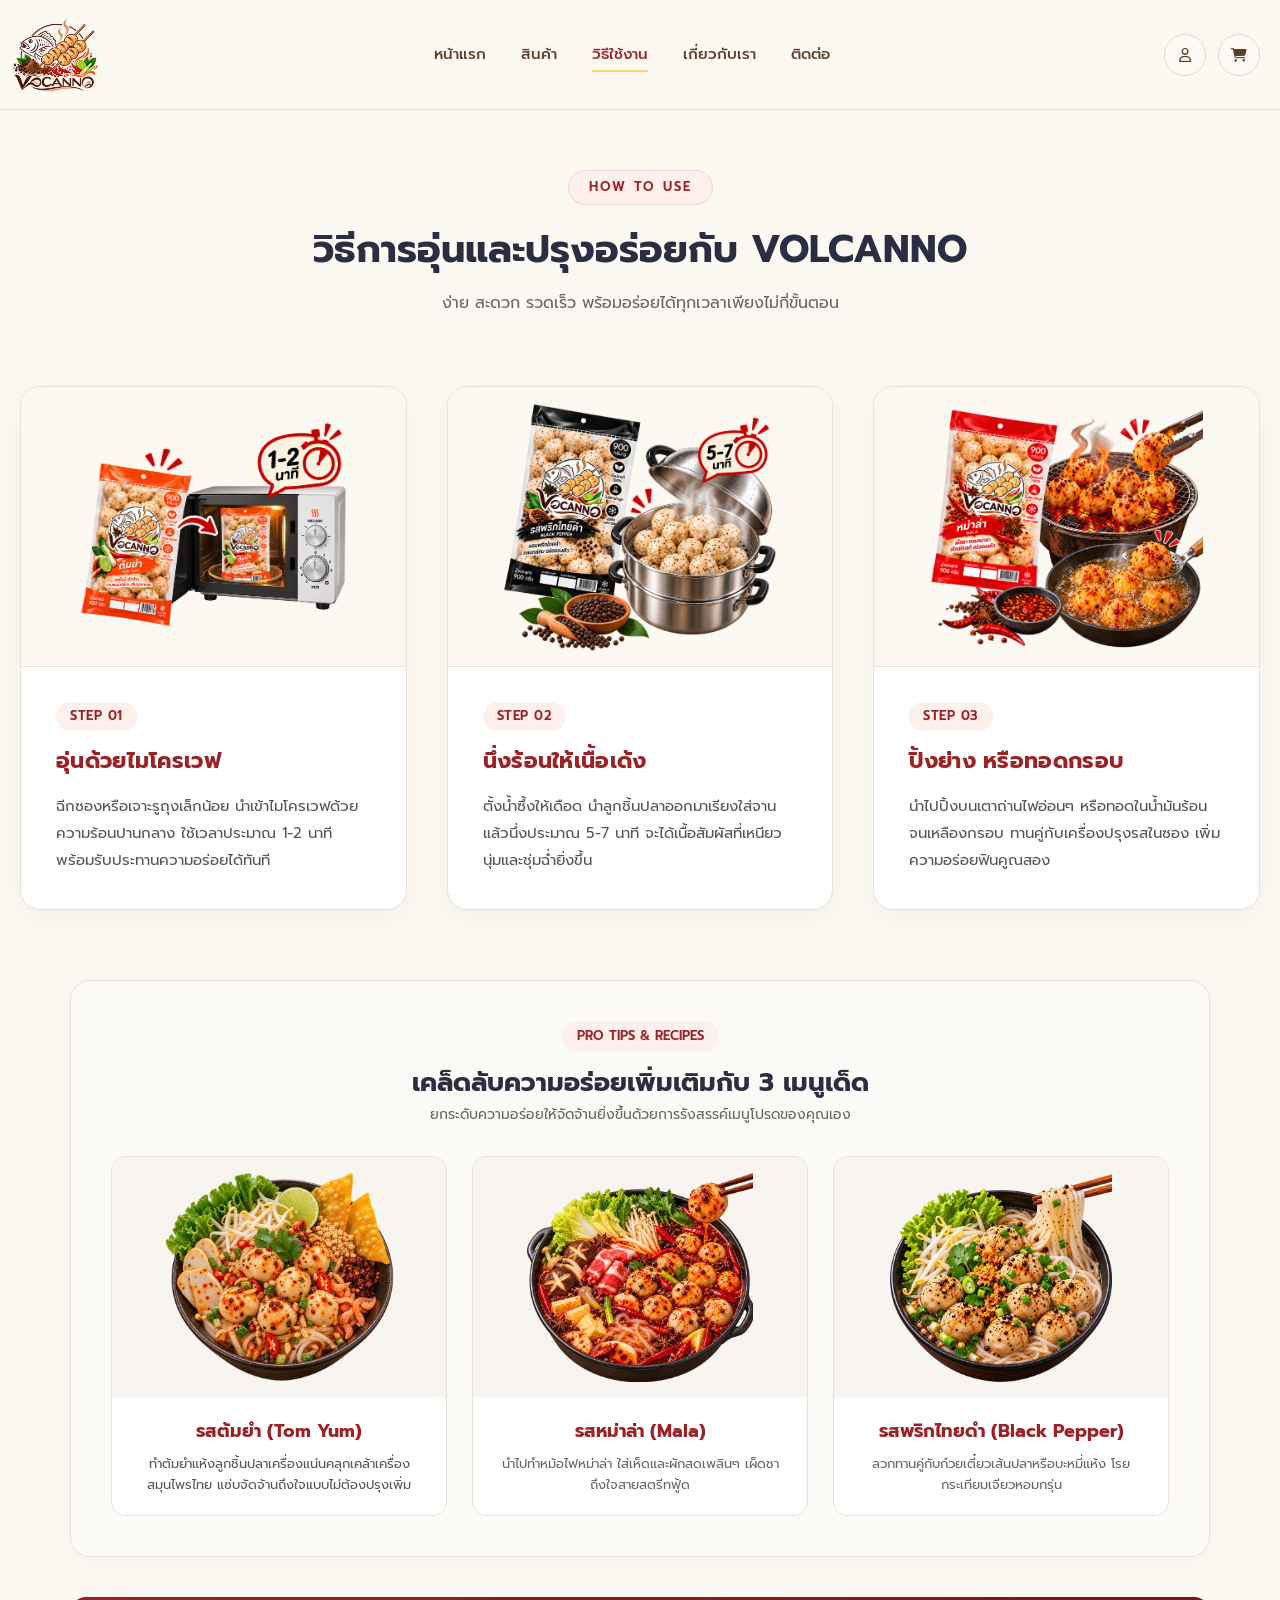
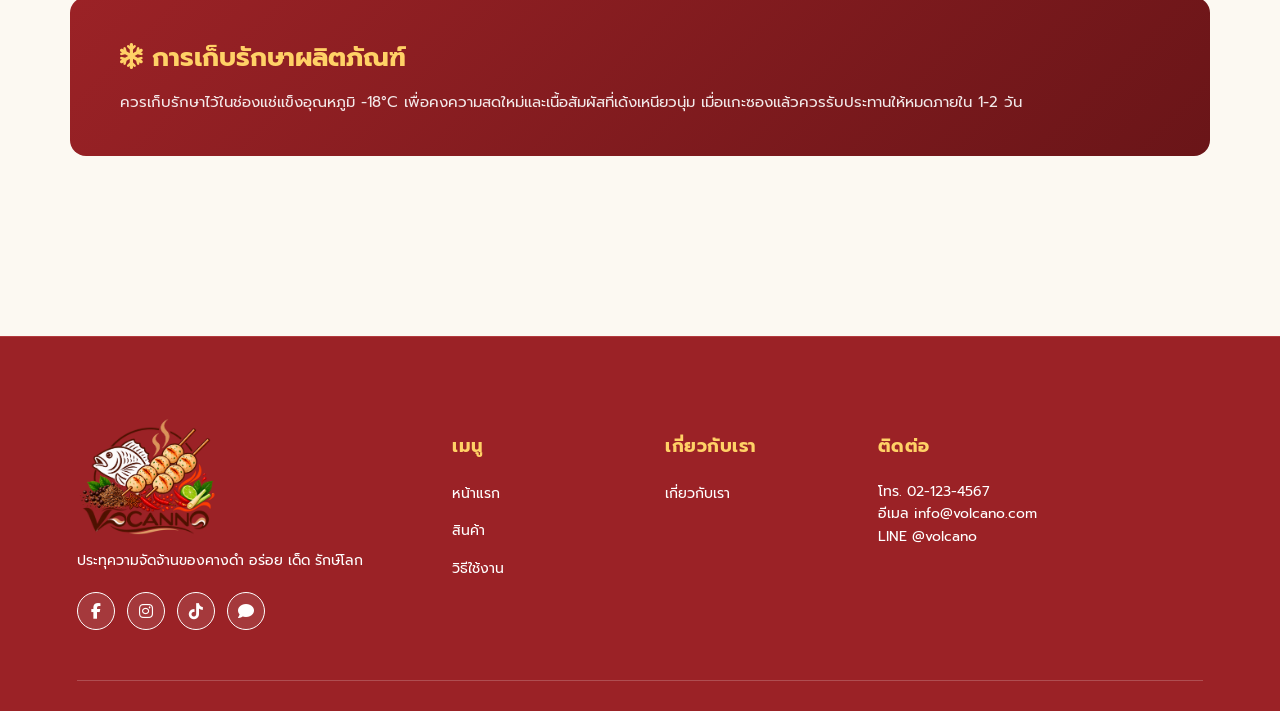
<file: how-to-use.html>
<!DOCTYPE html>
<html lang="th">
<head>
    <meta charset="UTF-8">
    <meta name="viewport" content="width=device-width, initial-scale=1.0">
    <title>VOLCANNO | วิธีใช้งาน</title>
    <link href="https://fonts.googleapis.com/css2?family=Prompt:wght@300;400;500;600&family=Playfair+Display:ital,wght@1,600&display=swap" rel="stylesheet">
    <link rel="stylesheet" href="https://cdnjs.cloudflare.com/ajax/libs/font-awesome/6.4.0/css/all.min.css">
    <link rel="stylesheet" href="style.css">
</head>
<body>

    <!-- แถบเมนูด้านบน (Navbar) -->
    <nav class="navbar" style="background: #FCF9F2; border-bottom: 1px solid #E8E2D6; position: relative;">
        <div class="nav-container">
            <a href="index.html" class="brand-logo">
                <img src="VOCANNO Seafood Skewer Logo.png" alt="VOLCANNO Logo">
            </a>
            
            <ul class="nav-links">
                <li><a href="index.html">หน้าแรก</a></li>
                <li><a href="products.html">สินค้า</a></li>
                <li><a href="how-to-use.html" class="active">วิธีใช้งาน</a></li>
                <li><a href="about-us.html">เกี่ยวกับเรา</a></li>
                <li><a href="contact.html">ติดต่อ</a></li>
            </ul>

            <div class="nav-icons">
                <a href="#" class="icon-circle" style="color: #5A3E2B; border-color: #E5D9C5;"><i class="fa-regular fa-user"></i></a>
                <a href="order.html" class="icon-circle" style="color: #5A3E2B; border-color: #E5D9C5;"><i class="fa-solid fa-cart-shopping"></i></a>
            </div>
        </div>
    </nav>

    <!-- ส่วนหัวข้อหน้าวิธีใช้งาน -->
    <header class="page-header" style="text-align: center; padding: 60px 20px 30px;">
        <div class="main-container">
             <span style="display: inline-block; background-color: #FDF0ED; color: #9B2226; padding: 6px 20px; border-radius: 30px; font-size: 13px; font-weight: 600; letter-spacing: 2px; margin-bottom: 15px; border: 1px solid #F5D0C9;">
                    HOW TO USE</span>
            
            <h1 style="font-size: 38px; color: #2B2D42; margin-bottom: 10px;">วิธีการอุ่นและปรุงอร่อยกับ VOLCANNO</h1>
            <p style="color: #666; font-size: 16px;">ง่าย สะดวก รวดเร็ว พร้อมอร่อยได้ทุกเวลาเพียงไม่กี่ขั้นตอน</p>
        </div>
    </header>

  <!-- ส่วนเนื้อหาวิธีใช้งาน (หัวข้อโดดเด่นสะดุดตา) -->
<section class="products-section" style="padding: 40px 0;">
    <div class="main-container" style="max-width: 1400px; margin: 0 auto; padding: 0 20px;">
        <div class="how-to-grid" style="display: grid; grid-template-columns: repeat(3, 1fr); gap: 40px;">
            
            <!-- วิธีที่ 1: อุ่นด้วยไมโครเวฟ -->
            <div class="how-to-card" style="background: #fff; border-radius: 20px; border: 1px solid #E8E2D6; box-shadow: 0 10px 30px rgba(0,0,0,0.04); overflow: hidden; display: flex; flex-direction: column;">
                <div style="width: 100%; height: 280px; background: #FCF9F2; display: flex; align-items: center; justify-content: center; overflow: hidden; border-bottom: 1px solid #E8E2D6;">
                    <img src="Microwave Tom Yum Heating Guide.png" alt="อุ่นด้วยไมโครเวฟ" style="width: 100%; height: 100%; object-fit: contain; padding: 15px; box-sizing: border-box;">
                </div>
                <div style="padding: 35px; flex: 1; display: flex; flex-direction: column; justify-content: space-between;">
                    <div>
                        <!-- ป้ายกำกับหมายเลขขั้นตอนให้โดดเด่น -->
                        <div style="display: inline-block; background-color: #FDF0ED; color: #9B2226; font-size: 13px; font-weight: 600; padding: 4px 14px; border-radius: 20px; margin-bottom: 12px; letter-spacing: 0.5px;">
                            STEP 01
                        </div>
                        <h3 style="font-size: 22px; color: #9B2226; margin-bottom: 15px; font-weight: 700; letter-spacing: 0.3px;">
                            อุ่นด้วยไมโครเวฟ
                        </h3>
                        <p style="color: #555555; font-size: 15px; line-height: 1.8; margin: 0;">
                            ฉีกซองหรือเจาะรูถุงเล็กน้อย นำเข้าไมโครเวฟด้วยความร้อนปานกลาง ใช้เวลาประมาณ 1-2 นาที พร้อมรับประทานความอร่อยได้ทันที
                        </p>
                    </div>
                </div>
            </div>

            <!-- วิธีที่ 2: นึ่งร้อนให้เนื้อเด้ง -->
            <div class="how-to-card" style="background: #fff; border-radius: 20px; border: 1px solid #E8E2D6; box-shadow: 0 10px 30px rgba(0,0,0,0.04); overflow: hidden; display: flex; flex-direction: column;">
                <div style="width: 100%; height: 280px; background: #FCF9F2; display: flex; align-items: center; justify-content: center; overflow: hidden; border-bottom: 1px solid #E8E2D6;">
                    <img src="Black Pepper Fish Balls Steamer Promo.png" alt="นึ่งร้อนให้เนื้อเด้ง" style="width: 100%; height: 100%; object-fit: contain; padding: 15px; box-sizing: border-box;">
                </div>
                <div style="padding: 35px; flex: 1; display: flex; flex-direction: column; justify-content: space-between;">
                    <div>
                        <div style="display: inline-block; background-color: #FDF0ED; color: #9B2226; font-size: 13px; font-weight: 600; padding: 4px 14px; border-radius: 20px; margin-bottom: 12px; letter-spacing: 0.5px;">
                            STEP 02
                        </div>
                        <h3 style="font-size: 22px; color: #9B2226; margin-bottom: 15px; font-weight: 700; letter-spacing: 0.3px;">
                            นึ่งร้อนให้เนื้อเด้ง
                        </h3>
                        <p style="color: #555555; font-size: 15px; line-height: 1.8; margin: 0;">
                            ตั้งน้ำซึ้งให้เดือด นำลูกชิ้นปลาออกมาเรียงใส่จานแล้วนึ่งประมาณ 5-7 นาที จะได้เนื้อสัมผัสที่เหนียวนุ่มและชุ่มฉ่ำยิ่งขึ้น
                        </p>
                    </div>
                </div>
            </div>

            <!-- วิธีที่ 3: ปิ้งย่าง หรือทอดกรอบ -->
            <div class="how-to-card" style="background: #fff; border-radius: 20px; border: 1px solid #E8E2D6; box-shadow: 0 10px 30px rgba(0,0,0,0.04); overflow: hidden; display: flex; flex-direction: column;">
                <div style="width: 100%; height: 280px; background: #FCF9F2; display: flex; align-items: center; justify-content: center; overflow: hidden; border-bottom: 1px solid #E8E2D6;">
                    <img src="Spicy Mala Meatball Feast Collage.png" alt="ปิ้งย่าง หรือทอดกรอบ" style="width: 100%; height: 100%; object-fit: contain; padding: 15px; box-sizing: border-box;">
                </div>
                <div style="padding: 35px; flex: 1; display: flex; flex-direction: column; justify-content: space-between;">
                    <div>
                        <div style="display: inline-block; background-color: #FDF0ED; color: #9B2226; font-size: 13px; font-weight: 600; padding: 4px 14px; border-radius: 20px; margin-bottom: 12px; letter-spacing: 0.5px;">
                            STEP 03
                        </div>
                        <h3 style="font-size: 22px; color: #9B2226; margin-bottom: 15px; font-weight: 700; letter-spacing: 0.3px;">
                            ปิ้งย่าง หรือทอดกรอบ
                        </h3>
                        <p style="color: #555555; font-size: 15px; line-height: 1.8; margin: 0;">
                            นำไปปิ้งบนเตาถ่านไฟอ่อนๆ หรือทอดในน้ำมันร้อนจนเหลืองกรอบ ทานคู่กับเครื่องปรุงรสในซอง เพิ่มความอร่อยฟินคูณสอง
                        </p>
                    </div>
                </div>
            </div>

        </div>
    </div>
</section>

<!-- Responsive สำหรับหน้าจอมือถือหรือจอเล็ก -->
<style>
    @media (max-width: 992px) {
        .how-to-grid {
            grid-template-columns: 1fr !important;
        }
    }
</style>

<!-- Responsive สำหรับหน้าจอมือถือหรือจอเล็ก -->
<style>
    @media (max-width: 992px) {
        .how-to-grid {
            grid-template-columns: 1fr !important;
        }
    }
</style>

    <!-- ส่วน: เคล็ดลับความอร่อยเพิ่มเติม พร้อมรูปภาพเมนูแนะนำ (ปรับแก้ขนาดกล่องและภาพให้พอดี ไม่ขาด) -->
    <section style="padding: 30px 0;">
        <div class="main-container">
            <div style="background: #FDFBF7; border: 1px solid #E8E2D6; border-radius: 20px; padding: 40px; box-shadow: 0 5px 20px rgba(0,0,0,0.03);">
                <div style="text-align: center; margin-bottom: 30px;">
                    <span style="display: inline-block; background-color: #FDF0ED; color: #9B2226; padding: 5px 15px; border-radius: 20px; font-size: 13px; font-weight: 600; margin-bottom: 10px;">PRO TIPS & RECIPES</span>
                    <h2 style="font-size: 26px; color: #2B2D42;">เคล็ดลับความอร่อยเพิ่มเติมกับ 3 เมนูเด็ด</h2>
                    <p style="color: #666; font-size: 14px;">ยกระดับความอร่อยให้จัดจ้านยิ่งขึ้นด้วยการรังสรรค์เมนูโปรดของคุณเอง</p>
                </div>

                <!-- Grid แสดงรูปภาพ 3 เมนูแนะนำ -->
                <div style="display: grid; grid-template-columns: repeat(3, 1fr); gap: 25px;">
                    
   <!-- การ์ดรสต้มยำ (ปรับขนาดภาพให้เท่ากับอีกสองใบที่เหลือ) -->
<div style="background: #FFFFFF; border-radius: 14px; overflow: hidden; border: 1px solid #E8E2D6; text-align: center; display: flex; flex-direction: column;">
    <div style="width: 100%; height: 240px; background: #F8F5F0; display: flex; align-items: center; justify-content: center; overflow: hidden; padding: 15px; box-sizing: border-box;">
        <img src="Spicy Garnished Noodle Meatball Bowl.png" alt="รสต้มยำ" style="width: 100%; height: 100%; object-fit: contain;">
    </div>
    <div style="padding: 20px 15px; flex: 1; display: flex; flex-direction: column; justify-content: space-between;">
        <div>
            <h3 style="font-size: 18px; color: #9B2226; margin-bottom: 8px;">รสต้มยำ (Tom Yum)</h3>
            <p style="color: #555555; font-size: 13px; line-height: 1.6; margin: 0;">
                 ทำต้มยำแห้งลูกชิ้นปลาเครื่องแน่นคลุกเคล้าเครื่องสมุนไพรไทย แซ่บจัดจ้านถึงใจแบบไม่ต้องปรุงเพิ่ม
            </p>
        </div>
    </div>
</div>

                    <!-- เมนูที่ 2: หม่าล่า -->
                    <div style="background: #FFFFFF; border-radius: 14px; overflow: hidden; border: 1px solid #E8E2D6; text-align: center; display: flex; flex-direction: column;">
                        <div style="width: 100%; height: 240px; background: #F8F5F0; display: flex; align-items: center; justify-content: center; overflow: hidden; padding: 15px; box-sizing: border-box;">
                            <img src="Spicy Sichuan Hot Pot with Meatball Chopsticks.png" alt="รสหม่าล่า" style="width: 100%; height: 100%; object-fit: contain;">
                        </div>
                        <div style="padding: 20px 15px; flex-grow: 1; display: flex; flex-direction: column; justify-content: space-between;">
                            <h4 style="font-size: 18px; color: #9B2226; margin-bottom: 8px;">รสหม่าล่า (Mala)</h4>
                            <p style="font-size: 13px; color: #666; line-height: 1.6; margin: 0;">นำไปทำหม้อไฟหม่าล่า ใส่เห็ดและผักสดเพลินๆ เผ็ดชาถึงใจสายสตรีทฟู้ด</p>
                        </div>
                    </div>

                    <!-- เมนูที่ 3: พริกไทยดำ -->
                    <div style="background: #FFFFFF; border-radius: 14px; overflow: hidden; border: 1px solid #E8E2D6; text-align: center; display: flex; flex-direction: column;">
                        <div style="width: 100%; height: 240px; background: #F8F5F0; display: flex; align-items: center; justify-content: center; overflow: hidden; padding: 15px; box-sizing: border-box;">
                            <img src="Isolated Meatball Noodle Soup with Chopsticks.png" alt="รสพริกไทยดำ" style="width: 100%; height: 100%; object-fit: contain;">
                        </div>
                        <div style="padding: 20px 15px; flex-grow: 1; display: flex; flex-direction: column; justify-content: space-between;">
                            <h4 style="font-size: 18px; color: #9B2226; margin-bottom: 8px;">รสพริกไทยดำ (Black Pepper)</h4>
                            <p style="font-size: 13px; color: #666; line-height: 1.6; margin: 0;">ลวกทานคู่กับก๋วยเตี๋ยวเส้นปลาหรือบะหมี่แห้ง โรยกระเทียมเจียวหอมกรุ่น</p>
                        </div>
                    </div>

                </div>
            </div>
        </div>
    </section>

    <!-- แบนเนอร์แนะนำการเก็บรักษา (กล่องสีแดง) -->
    <section class="cta-section" style="padding-top: 10px; padding-bottom: 80px;">
        <div class="main-container">
            <div class="cta-box" style="text-align: left; background: linear-gradient(135deg, #9B2226 0%, #6A1518 100%); padding: 40px 50px; border-radius: 16px;">
                <h2 style="font-size: 26px; margin-bottom: 10px; color: #FFD166;"><i class="fa-solid fa-snowflake"></i> การเก็บรักษาผลิตภัณฑ์</h2>
                <p style="font-size: 15px; color: #FFFFFF; margin-bottom: 0; line-height: 1.8;">
                    ควรเก็บรักษาไว้ในช่องแช่แข็งอุณหภูมิ -18°C เพื่อคงความสดใหม่และเนื้อสัมผัสที่เด้งเหนียวนุ่ม เมื่อแกะซองแล้วควรรับประทานให้หมดภายใน 1-2 วัน
                </p>
            </div>
        </div>
    </section>

  <style>
    .site-footer {
        background-color: transparent;
        color: #333333;
        padding: 80px 6% 30px 6%;
        font-family: 'Anuphan', sans-serif;
        width: 100vw;
        position: relative;
        left: 50%;
        right: 50%;
        margin-left: -50vw;
        margin-right: -50vw;
        box-sizing: border-box;
        margin-top: 60px;
        border-top: 1px solid #E0DCD0;
    }
    .footer-container {
        max-width: 1400px;
        margin: 0 auto;
        display: grid;
        grid-template-columns: 2fr 1fr 1fr 2fr;
        gap: 50px;
        padding-bottom: 50px;
        border-bottom: 1px solid #E0DCD0;
    }
    .footer-col h3 {
        font-size: 18px;
        font-weight: bold;
        margin-bottom: 20px;
        letter-spacing: 0.5px;
        color: #9B2226;
    }
    .footer-col p {
        font-size: 14px;
        line-height: 1.6;
        color: #555555;
        margin-bottom: 20px;
    }
    .footer-col ul {
        list-style: none;
        padding: 0;
        margin: 0;
    }
    .footer-col ul li {
        margin-bottom: 12px;
    }
    .footer-col ul li a {
        color: #555555;
        text-decoration: none;
        font-size: 14px;
        transition: color 0.3s;
    }
    .footer-col ul li a:hover {
        color: #9B2226;
    }
    /* ไอคอนโซเชียลมีเดีย */
    .social-icons {
        display: flex;
        gap: 12px;
    }
    .social-icon {
        width: 38px;
        height: 38px;
        border: 1px solid #9B2226;
        border-radius: 50%;
        display: flex;
        align-items: center;
        justify-content: center;
        color: #9B2226;
        text-decoration: none;
        transition: all 0.3s;
    }
    .social-icon:hover {
        background: #9B2226;
        color: #FFFFFF;
    }
    /* ฟอร์มรับข่าวสาร */
    .newsletter-form {
        display: flex;
        align-items: center;
        background: #FFFFFF;
        border: 1px solid #CCCCCC;
        border-radius: 30px;
        padding: 5px;
        max-width: 320px;
    }
    .newsletter-input {
        flex: 1;
        border: none;
        outline: none;
        padding: 10px 15px;
        border-radius: 30px;
        font-size: 14px;
        color: #333333;
        background: transparent;
    }
    .newsletter-btn {
        background-color: #9B2226;
        border: none;
        width: 40px;
        height: 40px;
        border-radius: 50%;
        display: flex;
        align-items: center;
        justify-content: center;
        cursor: pointer;
        color: #FFFFFF;
        transition: background 0.3s;
    }
    .newsletter-btn:hover {
        background-color: #7A1B1E;
    }
    /* ส่วนลิขสิทธิ์ด้านล่างสุด */
    .footer-bottom {
        max-width: 1400px;
        margin: 25px auto 0 auto;
        text-align: center;
        font-size: 13px;
        color: #777777;
    }

    /* Responsive สำหรับมือถือ */
    

    @media (max-width: 900px) {
    .story-grid {
        grid-template-columns: 1fr !important;
    }
}
</style>
<style>
    /* เพิ่มแถบพื้นหลัง Navbar ให้ทึบขึ้นเล็กน้อยเพื่อแยกตัวหนังสือออกจากภาพด้านหลังโดยไม่ต้องใช้เงา */
    .navbar {
        background-color: #FCF9F2 !important; 
        border-bottom: 1px solid #E8E2D6;
    }

    /* ตัวหนังสือสีน้ำตาลเข้ม โดดเด่น ชัดเจน */
    .nav-links a {
        color: #5A3E2B !important;
        font-weight: 500;
        text-shadow: none !important; /* ป้องกันไม่ให้มีเงาติดมาแน่นอน */
    }

    /* เมื่อเอาเมาส์ชี้หรืออยู่หน้าปัจจุบัน ให้เป็นสีแดงแบรนด์ */
    .nav-links a:hover, .nav-links a.active {
        color: #9B2226 !important;
    }

    /* สีไอคอนด้านขวาให้เป็นสีน้ำตาลเข้ากัน */
    .nav-icons .icon-circle {
        color: #5A3E2B !important;
        border-color: #E5D9C5 !important;
    }
</style>
<style>
    .site-footer {
        background-color: #9B2226; /* สีแดงเข้มเข้ากับธีมเว็บไซต์ */
        color: #FFFFFF;
        padding: 80px 6% 30px 6%;
        font-family: 'Prompt', sans-serif;
        width: 100vw;
        position: relative;
        left: 50%;
        right: 50%;
        margin-left: -50vw;
        margin-right: -50vw;
        box-sizing: border-box;
        margin-top: 100px;
        border-top: 1px solid #B23A3E;
    }
    .footer-container {
        max-width: 1400px;
        margin: 0 auto;
        display: grid;
        grid-template-columns: 2fr 1fr 1fr 2fr;
        gap: 50px;
        padding-bottom: 50px;
        border-bottom: 1px solid rgba(255, 255, 255, 0.2);
    }
    .footer-col h3 {
        font-size: 18px;
        font-weight: bold;
        margin-bottom: 20px;
        letter-spacing: 0.5px;
        color: #FFD166; /* ใช้สีเหลืองทองอ่อนสำหรับหัวข้อ เพื่อให้ดูพรีเมียมและตัดกับพื้นหลังแดง */
    }
    .footer-col p {
        font-size: 14px;
        line-height: 1.6;
        color: #FFFFFF; /* ตัวหนังสือสีขาวชัดเจน */
        margin-bottom: 20px;
    }
    .footer-col ul {
        list-style: none;
        padding: 0;
        margin: 0;
    }
    .footer-col ul li {
        margin-bottom: 12px;
    }
    .footer-col ul li a {
        color: #FFFFFF; /* ลิงก์เมนูสีขาว */
        text-decoration: none;
        font-size: 14px;
        transition: color 0.3s;
    }
    .footer-col ul li a:hover {
        color: #FFD166; /* เมื่อชี้เมาส์เปลี่ยนเป็นสีเหลืองทอง */
    }
    /* ไอคอนโซเชียลมีเดีย */
    .social-icons {
        display: flex;
        gap: 12px;
    }
    .social-icon {
        width: 38px;
        height: 38px;
        border: 1px solid #FFFFFF;
        border-radius: 50%;
        display: flex;
        align-items: center;
        justify-content: center;
        color: #FFFFFF;
        text-decoration: none;
        transition: all 0.3s;
    }
    .social-icon:hover {
        background: #FFFFFF;
        color: #9B2226;
    }
    /* ฟอร์มรับข่าวสาร */
    .newsletter-form {
        display: flex;
        align-items: center;
        background: #FFFFFF;
        border: 1px solid #FFFFFF;
        border-radius: 30px;
        padding: 5px;
        max-width: 320px;
    }
    .newsletter-input {
        flex: 1;
        border: none;
        outline: none;
        padding: 10px 15px;
        border-radius: 30px;
        font-size: 14px;
        color: #333333;
        background: transparent;
    }
    .newsletter-btn {
        background-color: #9B2226;
        border: none;
        width: 40px;
        height: 40px;
        border-radius: 50%;
        display: flex;
        align-items: center;
        justify-content: center;
        cursor: pointer;
        color: #FFFFFF;
        transition: background 0.3s;
    }
    .newsletter-btn:hover {
        background-color: #7A1B1E;
    }
    /* ส่วนลิขสิทธิ์ด้านล่างสุด */
    .footer-bottom {
        max-width: 1400px;
        margin: 25px auto 0 auto;
        text-align: center;
        font-size: 13px;
        color: rgba(255, 255, 255, 0.8);
    }

    /* Responsive สำหรับมือถือ */
    @media (max-width: 768px) {
        .footer-container {
            grid-template-columns: 1fr;
            gap: 30px;
        }
    }
</style>

<footer class="site-footer">
    <div class="footer-container">
        <!-- คอลัมน์ที่ 1: ข้อมูลแบรนด์และโซเชียล -->
        <div class="footer-col">
            <!-- เปลี่ยนจากข้อความ VOLCANO เป็นรูปโลโก้ (สามารถเปลี่ยนชื่อไฟล์รูปภาพ VOCANNO Seafood Skewer Logo.png ตามที่คุณใช้งานจริงได้เลยครับ) -->
    <div style="margin-bottom: 15px;">
        <a href="index.html">
            <img src="VOCANNO Seafood Skewer Logo.png" alt="VOLCANNO Logo" style="max-width: 140px; height: auto; display: block;">
        </a>
    </div>
            <p>ประทุความจัดจ้านของคางดำ อร่อย เด็ด รักษ์โลก</p>
            <div class="social-icons">
                <a href="#" class="social-icon"><i class="fa-brands fa-facebook-f"></i></a>
                <a href="#" class="social-icon"><i class="fa-brands fa-instagram"></i></a>
                <a href="#" class="social-icon"><i class="fa-brands fa-tiktok"></i></a>
                <a href="#" class="social-icon"><i class="fa-solid fa-comment"></i></a>
            </div>
        </div>

        <!-- คอลัมน์ที่ 2: เมนู -->
        <div class="footer-col">
            <h3>เมนู</h3>
            <ul>
                <li><a href="index.html">หน้าแรก</a></li>
                <li><a href="products.html">สินค้า</a></li>
                <li><a href="how-to-use.html">วิธีใช้งาน</a></li>
            </ul>
        </div>

        <!-- คอลัมน์ที่ 3: เกี่ยวกับเรา -->
        <div class="footer-col">
            <h3>เกี่ยวกับเรา</h3>
            <ul>
                <li><a href="about-us.html">เกี่ยวกับเรา</a></li>
            </ul>
        </div>

        <!-- คอลัมน์ที่ 4: ติดต่อ & Newsletter -->
        <div class="footer-col">
            <h3>ติดต่อ</h3>
            <p>โทร. 02-123-4567<br>อีเมล info@volcano.com<br>LINE @volcano</p>
            
            </div>
        </div>
    </div>

    
</footer>
</file>
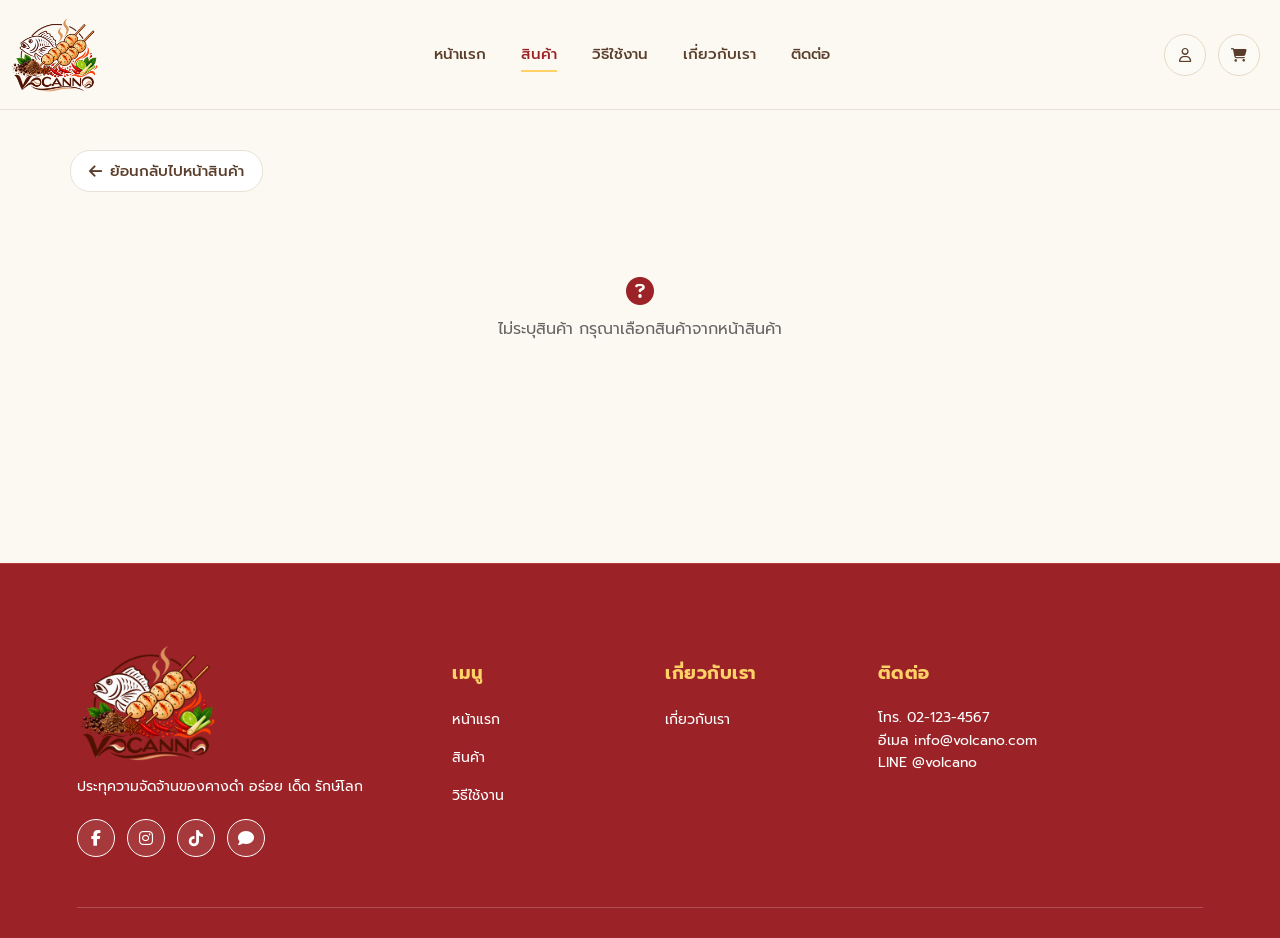
<file: product-detail.html>
<!DOCTYPE html>
<html lang="th">
<head>
    <meta charset="UTF-8">
    <meta name="viewport" content="width=device-width, initial-scale=1.0">
    <title>VOLCANNO | รายละเอียดสินค้า</title>
    <link href="https://fonts.googleapis.com/css2?family=Prompt:wght@300;400;500;600&family=Playfair+Display:ital,wght@1,600&display=swap" rel="stylesheet">
    <link rel="stylesheet" href="https://cdnjs.cloudflare.com/ajax/libs/font-awesome/6.4.0/css/all.min.css">
    <link rel="stylesheet" href="style.css">

    <style>
        .product-info p {
            display: -webkit-box;
            -webkit-line-clamp: 3;
            -webkit-box-orient: vertical;
            overflow: hidden;
        }
        .state-box { grid-column: 1 / -1; text-align: center; padding: 60px 20px; color: #666; }
        .state-box i { font-size: 28px; color: #9B2226; margin-bottom: 12px; display: block; }
        .state-box button { margin-top: 14px; background: #9B2226; color: #fff; border: none; padding: 10px 26px; border-radius: 30px; cursor: pointer; font-family: inherit; font-size: 14px; }
        .qty-box { display: flex; align-items: center; border: 1px solid #E8E2D6; border-radius: 30px; overflow: hidden; background: #FCF9F2; }
        .qty-box button { background: transparent; border: none; width: 40px; height: 40px; cursor: pointer; font-size: 16px; color: #5A3E2B; transition: background .2s; }
        .qty-box button:hover { background: #E8E2D6; }
        .qty-box input { width: 50px; text-align: center; border: none; background: transparent; font-size: 16px; font-weight: 600; color: #2B2D42; outline: none; font-family: inherit; }
        .btn-add-cart, .btn-buy-now { cursor: pointer; font-family: inherit; }
        .btn-disabled { opacity: .5; pointer-events: none; }
        .stock-note { font-size: 12px; color: #9B2226; }
    </style>
    <script src="config.js"></script>
    <script src="api.js"></script>
    <script src="cart.js"></script>
</head>
<body>

    <!-- แถบเมนูด้านบน (Navbar) -->
    <nav class="navbar" style="background: #FCF9F2; border-bottom: 1px solid #E8E2D6; position: relative;">
        <div class="nav-container">
            <a href="index.html" class="brand-logo">
                <img src="VOCANNO Seafood Skewer Logo.png" alt="VOLCANNO Logo">
            </a>
            
            <ul class="nav-links">
                <li><a href="index.html">หน้าแรก</a></li>
                <li><a href="products.html" class="active">สินค้า</a></li>
                <li><a href="how-to-use.html">วิธีใช้งาน</a></li>
                <li><a href="about-us.html">เกี่ยวกับเรา</a></li>
                <li><a href="contact.html">ติดต่อ</a></li>
            </ul>

            <div class="nav-icons">
                <a href="profile.html" class="icon-circle" style="color: #5A3E2B; border-color: #E5D9C5;"><i class="fa-regular fa-user"></i></a>
                <a href="order.html" class="icon-circle" style="color: #5A3E2B; border-color: #E5D9C5;"><i class="fa-solid fa-cart-shopping"></i></a>
            </div>
        </div>
    </nav>

    <section class="products-section" style="padding: 40px 0 60px;">
        <div class="main-container">
            <div style="margin-bottom: 25px;">
                <a href="products.html" style="display: inline-flex; align-items: center; gap: 8px; text-decoration: none; color: #5A3E2B; font-weight: 500; font-size: 15px; background: #fff; padding: 8px 18px; border-radius: 20px; border: 1px solid #E8E2D6;">
                    <i class="fa-solid fa-arrow-left"></i> ย้อนกลับไปหน้าสินค้า
                </a>
            </div>
            <div id="productDetail">
                <div class="state-box"><i class="fa-solid fa-spinner fa-spin"></i>กำลังโหลดสินค้า...</div>
            </div>
        </div>
    </section>

    <style>
        .detail-card { display: grid; grid-template-columns: 1fr 1fr; gap: 50px; align-items: center; background: #fff; padding: 40px; border-radius: 24px; border: 1px solid #E8E2D6; box-shadow: 0 10px 30px rgba(0,0,0,0.02); }
        .detail-card img.detail-img { width: 100%; height: 400px; object-fit: cover; border-radius: 16px; border: 1px solid #F0ECE1; }
        @media (max-width: 800px) {
            .detail-card { grid-template-columns: 1fr; gap: 25px; padding: 22px; }
            .detail-card img.detail-img { height: 300px; }
        }
    </style>

    <!-- สไตล์เพิ่มเติมสำหรับปุ่มกดสินค้า -->
    <style>
        .btn-add-cart:hover {
            background-color: #9B2226 !important;
            color: #FFFFFF !important;
        }
        .btn-buy-now:hover {
            background-color: #7A1B1E !important;
            border-color: #7A1B1E !important;
        }
    </style>
<style>
    /* เพิ่มแถบพื้นหลัง Navbar ให้ทึบขึ้นเล็กน้อยเพื่อแยกตัวหนังสือออกจากภาพด้านหลังโดยไม่ต้องใช้เงา */
    .navbar {
        background-color: #FCF9F2 !important; 
        border-bottom: 1px solid #E8E2D6;
    }

    /* ตัวหนังสือสีน้ำตาลเข้ม โดดเด่น ชัดเจน */
    .nav-links a {
        color: #5A3E2B !important;
        font-weight: 500;
        text-shadow: none !important; /* ป้องกันไม่ให้มีเงาติดมาแน่นอน */
    }

    /* เมื่อเอาเมาส์ชี้หรืออยู่หน้าปัจจุบัน ให้เป็นสีแดงแบรนด์ */
    .nav-links a:hover, .nav-links a.active {
        color: #9B2226 !important;
    }

    /* สีไอคอนด้านขวาให้เป็นสีน้ำตาลเข้ากัน */
    .nav-icons .icon-circle {
        color: #5A3E2B !important;
        border-color: #E5D9C5 !important;
    }
</style>
    <!-- ฟุตเตอร์เว็บไซต์ -->
    <style>
    .site-footer {
        background-color: #9B2226; /* สีแดงเข้มเข้ากับธีมเว็บไซต์ */
        color: #FFFFFF;
        padding: 80px 6% 30px 6%;
        font-family: 'Prompt', sans-serif;
        width: 100vw;
        position: relative;
        left: 50%;
        right: 50%;
        margin-left: -50vw;
        margin-right: -50vw;
        box-sizing: border-box;
        margin-top: 100px;
        border-top: 1px solid #B23A3E;
    }
    .footer-container {
        max-width: 1400px;
        margin: 0 auto;
        display: grid;
        grid-template-columns: 2fr 1fr 1fr 2fr;
        gap: 50px;
        padding-bottom: 50px;
        border-bottom: 1px solid rgba(255, 255, 255, 0.2);
    }
    .footer-col h3 {
        font-size: 18px;
        font-weight: bold;
        margin-bottom: 20px;
        letter-spacing: 0.5px;
        color: #FFD166; /* ใช้สีเหลืองทองอ่อนสำหรับหัวข้อ เพื่อให้ดูพรีเมียมและตัดกับพื้นหลังแดง */
    }
    .footer-col p {
        font-size: 14px;
        line-height: 1.6;
        color: #FFFFFF; /* ตัวหนังสือสีขาวชัดเจน */
        margin-bottom: 20px;
    }
    .footer-col ul {
        list-style: none;
        padding: 0;
        margin: 0;
    }
    .footer-col ul li {
        margin-bottom: 12px;
    }
    .footer-col ul li a {
        color: #FFFFFF; /* ลิงก์เมนูสีขาว */
        text-decoration: none;
        font-size: 14px;
        transition: color 0.3s;
    }
    .footer-col ul li a:hover {
        color: #FFD166; /* เมื่อชี้เมาส์เปลี่ยนเป็นสีเหลืองทอง */
    }
    /* ไอคอนโซเชียลมีเดีย */
    .social-icons {
        display: flex;
        gap: 12px;
    }
    .social-icon {
        width: 38px;
        height: 38px;
        border: 1px solid #FFFFFF;
        border-radius: 50%;
        display: flex;
        align-items: center;
        justify-content: center;
        color: #FFFFFF;
        text-decoration: none;
        transition: all 0.3s;
    }
    .social-icon:hover {
        background: #FFFFFF;
        color: #9B2226;
    }
    /* ฟอร์มรับข่าวสาร */
    .newsletter-form {
        display: flex;
        align-items: center;
        background: #FFFFFF;
        border: 1px solid #FFFFFF;
        border-radius: 30px;
        padding: 5px;
        max-width: 320px;
    }
    .newsletter-input {
        flex: 1;
        border: none;
        outline: none;
        padding: 10px 15px;
        border-radius: 30px;
        font-size: 14px;
        color: #333333;
        background: transparent;
    }
    .newsletter-btn {
        background-color: #9B2226;
        border: none;
        width: 40px;
        height: 40px;
        border-radius: 50%;
        display: flex;
        align-items: center;
        justify-content: center;
        cursor: pointer;
        color: #FFFFFF;
        transition: background 0.3s;
    }
    .newsletter-btn:hover {
        background-color: #7A1B1E;
    }
    /* ส่วนลิขสิทธิ์ด้านล่างสุด */
    .footer-bottom {
        max-width: 1400px;
        margin: 25px auto 0 auto;
        text-align: center;
        font-size: 13px;
        color: rgba(255, 255, 255, 0.8);
    }

    /* Responsive สำหรับมือถือ */
    @media (max-width: 768px) {
        .footer-container {
            grid-template-columns: 1fr;
            gap: 30px;
        }
    }
</style>

<footer class="site-footer">
    <div class="footer-container">
        <!-- คอลัมน์ที่ 1: ข้อมูลแบรนด์และโซเชียล -->
        <div class="footer-col">
            <!-- เปลี่ยนจากข้อความ VOLCANO เป็นรูปโลโก้ (สามารถเปลี่ยนชื่อไฟล์รูปภาพ VOCANNO Seafood Skewer Logo.png ตามที่คุณใช้งานจริงได้เลยครับ) -->
    <div style="margin-bottom: 15px;">
        <a href="index.html">
            <img src="VOCANNO Seafood Skewer Logo.png" alt="VOLCANNO Logo" style="max-width: 140px; height: auto; display: block;">
        </a>
    </div>
            <p>ประทุความจัดจ้านของคางดำ อร่อย เด็ด รักษ์โลก</p>
            <div class="social-icons">
                <a href="#" class="social-icon"><i class="fa-brands fa-facebook-f"></i></a>
                <a href="#" class="social-icon"><i class="fa-brands fa-instagram"></i></a>
                <a href="#" class="social-icon"><i class="fa-brands fa-tiktok"></i></a>
                <a href="#" class="social-icon"><i class="fa-solid fa-comment"></i></a>
            </div>
        </div>

        <!-- คอลัมน์ที่ 2: เมนู -->
        <div class="footer-col">
            <h3>เมนู</h3>
            <ul>
                <li><a href="index.html">หน้าแรก</a></li>
                <li><a href="products.html">สินค้า</a></li>
                <li><a href="how-to-use.html">วิธีใช้งาน</a></li>
            </ul>
        </div>

        <!-- คอลัมน์ที่ 3: เกี่ยวกับเรา -->
        <div class="footer-col">
            <h3>เกี่ยวกับเรา</h3>
            <ul>
                <li><a href="about-us.html">เกี่ยวกับเรา</a></li>
            </ul>
        </div>

        <!-- คอลัมน์ที่ 4: ติดต่อ & Newsletter -->
        <div class="footer-col">
            <h3>ติดต่อ</h3>
            <p>โทร. 02-123-4567<br>อีเมล info@volcano.com<br>LINE @volcano</p>
            </div>
        </div>
    </div>

    
</footer>

<script>
(function () {
    var box = document.getElementById('productDetail');
    var id = new URLSearchParams(location.search).get('id');

    function esc(s) {
        return String(s == null ? '' : s).replace(/[&<>"']/g, function (c) {
            return { '&': '&amp;', '<': '&lt;', '>': '&gt;', '"': '&quot;', "'": '&#39;' }[c];
        });
    }

    function message(icon, text, withRetry) {
        box.innerHTML = '<div class="state-box"><i class="fa-solid ' + icon + '"></i>' + esc(text) +
            (withRetry ? '<br><button type="button" id="retryBtn">ลองใหม่</button>' : '') + '</div>';
        if (withRetry) document.getElementById('retryBtn').addEventListener('click', load);
    }

    function render(p) {
        document.title = 'VOLCANNO | ' + p.name;
        var soldOut = p.stock < 1;
        var check = function (t) {
            return '<div><i class="fa-solid fa-check" style="color:#9B2226;margin-right:5px;"></i> ' + t + '</div>';
        };
        var buy = soldOut
            ? '<div style="text-align:center;padding:14px;background:#F0ECE1;border-radius:30px;color:#888;">สินค้าหมดชั่วคราว</div>'
            : '<div style="display:flex;align-items:center;gap:15px;margin-bottom:25px;">' +
                  '<span style="font-size:15px;color:#333;font-weight:500;">จำนวน:</span>' +
                  '<div class="qty-box">' +
                      '<button type="button" id="decBtn">-</button>' +
                      '<input type="number" id="quantityInput" value="1" min="1" max="' + p.stock + '" readonly>' +
                      '<button type="button" id="incBtn">+</button>' +
                  '</div>' +
                  '<span class="stock-note">' + (p.stock <= 10 ? 'เหลือ ' + p.stock + ' ชิ้น' : '') + '</span>' +
              '</div>' +
              '<div style="display:flex;gap:15px;">' +
                  '<button type="button" id="addBtn" class="btn-primary" style="flex:1;display:inline-flex;align-items:center;justify-content:center;gap:8px;padding:14px;border-radius:30px;border:none;font-family:inherit;font-size:15px;cursor:pointer;"><i class="fa-solid fa-cart-shopping"></i> เพิ่มลงตะกร้าสินค้า</button>' +
                  '<button type="button" id="buyBtn" class="btn-outline" style="flex:1;display:inline-flex;align-items:center;justify-content:center;gap:8px;border:1px solid #9B2226;background:transparent;color:#9B2226;padding:14px;border-radius:30px;font-family:inherit;font-size:15px;cursor:pointer;"><i class="fa-solid fa-bag-shopping"></i> สั่งซื้อทันที</button>' +
              '</div>';

        box.innerHTML =
            '<div class="detail-card">' +
                '<div><img class="detail-img" src="' + esc(encodeURI(p.image)) + '" alt="' + esc(p.name) + '"></div>' +
                '<div>' +
                    (p.badge ? '<span class="hero-badge" style="margin-bottom:15px;">' + esc(p.badge) + '</span>' : '') +
                    '<h1 style="font-size:32px;color:#2B2D42;margin-bottom:10px;">' + esc(p.name) + ' VOLCANNO</h1>' +
                    '<div style="font-size:28px;font-weight:600;color:#9B2226;margin-bottom:20px;">' + p.price + ' บาท <span style="font-size:14px;color:#888;font-weight:400;">/ แพ็ก</span></div>' +
                    '<p style="color:#666;font-size:15px;line-height:1.8;margin-bottom:20px;">' + esc(p.description) + '</p>' +
                    '<div style="display:flex;flex-wrap:wrap;gap:12px 20px;margin-bottom:30px;font-size:14px;color:#555;">' +
                        check('เนื้อปลาแท้ 100%') + check('ไม่ใส่สารกันบูด') + check('แช่แข็งคงความสด') +
                    '</div>' + buy +
                '</div>' +
            '</div>';

        if (soldOut) return;
        var input = document.getElementById('quantityInput');
        document.getElementById('incBtn').onclick = function () {
            if (+input.value < p.stock && +input.value < 99) input.value = +input.value + 1;
        };
        document.getElementById('decBtn').onclick = function () {
            if (+input.value > 1) input.value = +input.value - 1;
        };
        document.getElementById('addBtn').onclick = function () {
            var r = Cart.add(p.id, +input.value, p.stock);
            Cart.toast(r.capped
                ? 'ใส่ได้สูงสุด ' + p.stock + ' ชิ้นตามสต็อก (ในตะกร้ามี ' + r.qty + ' ชิ้น)'
                : 'เพิ่ม ' + p.name + ' ลงตะกร้าแล้ว', r.capped);
        };
        document.getElementById('buyBtn').onclick = function () {
            Cart.add(p.id, +input.value, p.stock);
            location.href = 'order.html';
        };
    }

    async function load() {
        if (!id) { message('fa-circle-question', 'ไม่ระบุสินค้า กรุณาเลือกสินค้าจากหน้าสินค้า'); return; }
        message('fa-spinner fa-spin', 'กำลังโหลดสินค้า...');
        try {
            var list = await Api.getProducts();
            var p = list.filter(function (x) { return x.id === id; })[0];
            if (!p) { message('fa-circle-question', 'ไม่พบสินค้านี้ หรือสินค้าถูกนำออกจากการขายแล้ว'); return; }
            render(p);
        } catch (e) {
            message('fa-triangle-exclamation', e.message, true);
        }
    }
    load();
})();
</script>
</body>
</html>
</file>
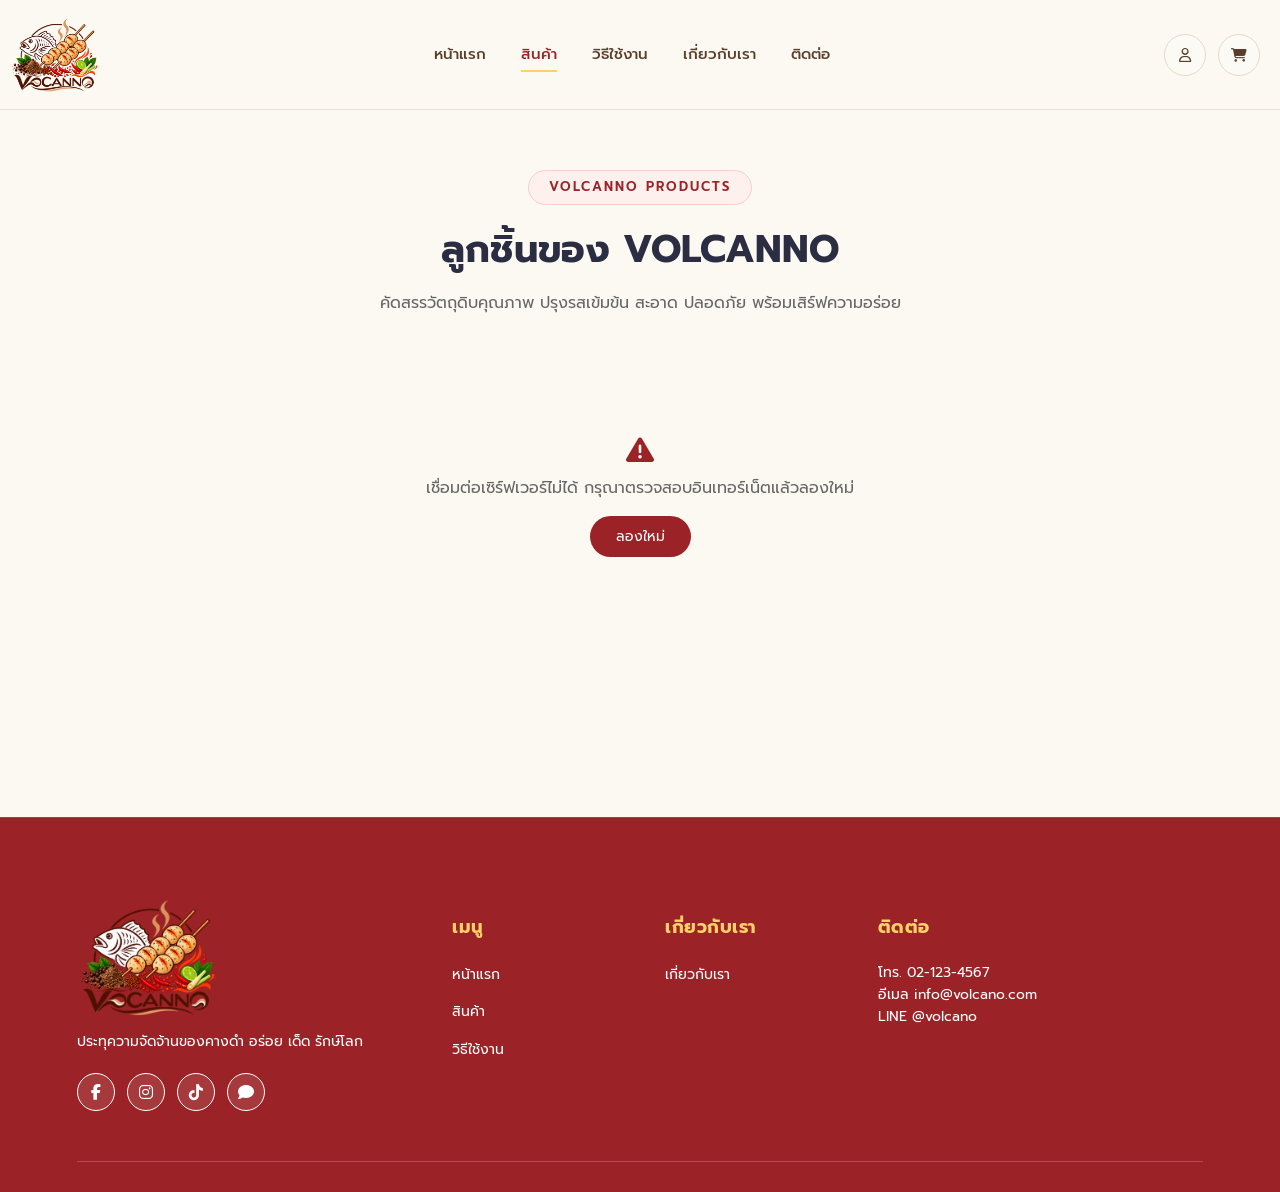
<file: products.html>
<!DOCTYPE html>
<html lang="th">
<head>
    <meta charset="UTF-8">
    <meta name="viewport" content="width=device-width, initial-scale=1.0">
    <title>VOLCANNO | สินค้าทั้งหมด</title>
    <link href="https://fonts.googleapis.com/css2?family=Prompt:wght@300;400;500;600&family=Playfair+Display:ital,wght@1,600&display=swap" rel="stylesheet">
    <link rel="stylesheet" href="https://cdnjs.cloudflare.com/ajax/libs/font-awesome/6.4.0/css/all.min.css">
    <link rel="stylesheet" href="style.css">

    <style>
        .product-info p {
            display: -webkit-box;
            -webkit-line-clamp: 3;
            -webkit-box-orient: vertical;
            overflow: hidden;
        }
        .state-box { grid-column: 1 / -1; text-align: center; padding: 60px 20px; color: #666; }
        .state-box i { font-size: 28px; color: #9B2226; margin-bottom: 12px; display: block; }
        .state-box button { margin-top: 14px; background: #9B2226; color: #fff; border: none; padding: 10px 26px; border-radius: 30px; cursor: pointer; font-family: inherit; font-size: 14px; }
        .qty-box { display: flex; align-items: center; border: 1px solid #E8E2D6; border-radius: 30px; overflow: hidden; background: #FCF9F2; }
        .qty-box button { background: transparent; border: none; width: 40px; height: 40px; cursor: pointer; font-size: 16px; color: #5A3E2B; transition: background .2s; }
        .qty-box button:hover { background: #E8E2D6; }
        .qty-box input { width: 50px; text-align: center; border: none; background: transparent; font-size: 16px; font-weight: 600; color: #2B2D42; outline: none; font-family: inherit; }
        .btn-add-cart, .btn-buy-now { cursor: pointer; font-family: inherit; }
        .btn-disabled { opacity: .5; pointer-events: none; }
        .stock-note { font-size: 12px; color: #9B2226; }
    </style>
    <script src="config.js"></script>
    <script src="api.js"></script>
    <script src="cart.js"></script>
</head>
<body>

    <!-- แถบเมนูด้านบน (Navbar) -->
    <nav class="navbar" style="background: #FCF9F2; border-bottom: 1px solid #E8E2D6; position: relative;">
        <div class="nav-container">
            <a href="index.html" class="brand-logo">
                <img src="VOCANNO Seafood Skewer Logo.png" alt="VOLCANNO Logo">
            </a>
            
            <ul class="nav-links">
                <li><a href="index.html">หน้าแรก</a></li>
                <li><a href="products.html" class="active">สินค้า</a></li>
                <li><a href="how-to-use.html">วิธีใช้งาน</a></li>
                <li><a href="about-us.html">เกี่ยวกับเรา</a></li>
                <li><a href="contact.html">ติดต่อ</a></li>
            </ul>

            <div class="nav-icons">
                <a href="profile.html" class="icon-circle" style="color: #5A3E2B; border-color: #E5D9C5;"><i class="fa-regular fa-user"></i></a>
                <a href="order.html" class="icon-circle" style="color: #5A3E2B; border-color: #E5D9C5;"><i class="fa-solid fa-cart-shopping"></i></a>
            </div>
        </div>
    </nav>

    <!-- ส่วนหัวข้อหน้าสินค้า -->
    <header class="page-header" style="text-align: center; padding: 60px 20px 20px;">
        <div class="main-container">
             <span style="display: inline-block; background-color: #FDF0ED; color: #9B2226; padding: 6px 20px; border-radius: 30px; font-size: 13px; font-weight: 600; letter-spacing: 2px; margin-bottom: 15px; border: 1px solid #F5D0C9;">
                    VOLCANNO PRODUCTS</span>
            
            <h1 style="font-size: 38px; color: #2B2D42; margin-bottom: 10px;">ลูกชิ้นของ VOLCANNO</h1>
            <p style="color: #666; font-size: 16px;">คัดสรรวัตถุดิบคุณภาพ ปรุงรสเข้มข้น สะอาด ปลอดภัย พร้อมเสิร์ฟความอร่อย</p>
        </div>
    </header>

    <!-- ส่วนรายการสินค้าทั้งหมด -->
    <section class="products-section" style="padding-top: 40px;">
        <div class="main-container">
            <div class="products-grid" id="productsGrid">
                <div class="state-box"><i class="fa-solid fa-spinner fa-spin"></i>กำลังโหลดสินค้า...</div>
            </div>
        </div>
    </section>

    <!-- สไตล์เพิ่มเติมสำหรับปุ่มกดสินค้า -->
    <style>
        .btn-add-cart:hover {
            background-color: #9B2226 !important;
            color: #FFFFFF !important;
        }
        .btn-buy-now:hover {
            background-color: #7A1B1E !important;
            border-color: #7A1B1E !important;
        }
    </style>
<style>
    /* เพิ่มแถบพื้นหลัง Navbar ให้ทึบขึ้นเล็กน้อยเพื่อแยกตัวหนังสือออกจากภาพด้านหลังโดยไม่ต้องใช้เงา */
    .navbar {
        background-color: #FCF9F2 !important; 
        border-bottom: 1px solid #E8E2D6;
    }

    /* ตัวหนังสือสีน้ำตาลเข้ม โดดเด่น ชัดเจน */
    .nav-links a {
        color: #5A3E2B !important;
        font-weight: 500;
        text-shadow: none !important; /* ป้องกันไม่ให้มีเงาติดมาแน่นอน */
    }

    /* เมื่อเอาเมาส์ชี้หรืออยู่หน้าปัจจุบัน ให้เป็นสีแดงแบรนด์ */
    .nav-links a:hover, .nav-links a.active {
        color: #9B2226 !important;
    }

    /* สีไอคอนด้านขวาให้เป็นสีน้ำตาลเข้ากัน */
    .nav-icons .icon-circle {
        color: #5A3E2B !important;
        border-color: #E5D9C5 !important;
    }
</style>
    <!-- ฟุตเตอร์เว็บไซต์ -->
    <style>
    .site-footer {
        background-color: #9B2226; /* สีแดงเข้มเข้ากับธีมเว็บไซต์ */
        color: #FFFFFF;
        padding: 80px 6% 30px 6%;
        font-family: 'Prompt', sans-serif;
        width: 100vw;
        position: relative;
        left: 50%;
        right: 50%;
        margin-left: -50vw;
        margin-right: -50vw;
        box-sizing: border-box;
        margin-top: 100px;
        border-top: 1px solid #B23A3E;
    }
    .footer-container {
        max-width: 1400px;
        margin: 0 auto;
        display: grid;
        grid-template-columns: 2fr 1fr 1fr 2fr;
        gap: 50px;
        padding-bottom: 50px;
        border-bottom: 1px solid rgba(255, 255, 255, 0.2);
    }
    .footer-col h3 {
        font-size: 18px;
        font-weight: bold;
        margin-bottom: 20px;
        letter-spacing: 0.5px;
        color: #FFD166; /* ใช้สีเหลืองทองอ่อนสำหรับหัวข้อ เพื่อให้ดูพรีเมียมและตัดกับพื้นหลังแดง */
    }
    .footer-col p {
        font-size: 14px;
        line-height: 1.6;
        color: #FFFFFF; /* ตัวหนังสือสีขาวชัดเจน */
        margin-bottom: 20px;
    }
    .footer-col ul {
        list-style: none;
        padding: 0;
        margin: 0;
    }
    .footer-col ul li {
        margin-bottom: 12px;
    }
    .footer-col ul li a {
        color: #FFFFFF; /* ลิงก์เมนูสีขาว */
        text-decoration: none;
        font-size: 14px;
        transition: color 0.3s;
    }
    .footer-col ul li a:hover {
        color: #FFD166; /* เมื่อชี้เมาส์เปลี่ยนเป็นสีเหลืองทอง */
    }
    /* ไอคอนโซเชียลมีเดีย */
    .social-icons {
        display: flex;
        gap: 12px;
    }
    .social-icon {
        width: 38px;
        height: 38px;
        border: 1px solid #FFFFFF;
        border-radius: 50%;
        display: flex;
        align-items: center;
        justify-content: center;
        color: #FFFFFF;
        text-decoration: none;
        transition: all 0.3s;
    }
    .social-icon:hover {
        background: #FFFFFF;
        color: #9B2226;
    }
    /* ฟอร์มรับข่าวสาร */
    .newsletter-form {
        display: flex;
        align-items: center;
        background: #FFFFFF;
        border: 1px solid #FFFFFF;
        border-radius: 30px;
        padding: 5px;
        max-width: 320px;
    }
    .newsletter-input {
        flex: 1;
        border: none;
        outline: none;
        padding: 10px 15px;
        border-radius: 30px;
        font-size: 14px;
        color: #333333;
        background: transparent;
    }
    .newsletter-btn {
        background-color: #9B2226;
        border: none;
        width: 40px;
        height: 40px;
        border-radius: 50%;
        display: flex;
        align-items: center;
        justify-content: center;
        cursor: pointer;
        color: #FFFFFF;
        transition: background 0.3s;
    }
    .newsletter-btn:hover {
        background-color: #7A1B1E;
    }
    /* ส่วนลิขสิทธิ์ด้านล่างสุด */
    .footer-bottom {
        max-width: 1400px;
        margin: 25px auto 0 auto;
        text-align: center;
        font-size: 13px;
        color: rgba(255, 255, 255, 0.8);
    }

    /* Responsive สำหรับมือถือ */
    @media (max-width: 768px) {
        .footer-container {
            grid-template-columns: 1fr;
            gap: 30px;
        }
    }
</style>

<footer class="site-footer">
    <div class="footer-container">
        <!-- คอลัมน์ที่ 1: ข้อมูลแบรนด์และโซเชียล -->
        <div class="footer-col">
            <!-- เปลี่ยนจากข้อความ VOLCANO เป็นรูปโลโก้ (สามารถเปลี่ยนชื่อไฟล์รูปภาพ VOCANNO Seafood Skewer Logo.png ตามที่คุณใช้งานจริงได้เลยครับ) -->
    <div style="margin-bottom: 15px;">
        <a href="index.html">
            <img src="VOCANNO Seafood Skewer Logo.png" alt="VOLCANNO Logo" style="max-width: 140px; height: auto; display: block;">
        </a>
    </div>
            <p>ประทุความจัดจ้านของคางดำ อร่อย เด็ด รักษ์โลก</p>
            <div class="social-icons">
                <a href="#" class="social-icon"><i class="fa-brands fa-facebook-f"></i></a>
                <a href="#" class="social-icon"><i class="fa-brands fa-instagram"></i></a>
                <a href="#" class="social-icon"><i class="fa-brands fa-tiktok"></i></a>
                <a href="#" class="social-icon"><i class="fa-solid fa-comment"></i></a>
            </div>
        </div>

        <!-- คอลัมน์ที่ 2: เมนู -->
        <div class="footer-col">
            <h3>เมนู</h3>
            <ul>
                <li><a href="index.html">หน้าแรก</a></li>
                <li><a href="products.html">สินค้า</a></li>
                <li><a href="how-to-use.html">วิธีใช้งาน</a></li>
            </ul>
        </div>

        <!-- คอลัมน์ที่ 3: เกี่ยวกับเรา -->
        <div class="footer-col">
            <h3>เกี่ยวกับเรา</h3>
            <ul>
                <li><a href="about-us.html">เกี่ยวกับเรา</a></li>
            </ul>
        </div>

        <!-- คอลัมน์ที่ 4: ติดต่อ & Newsletter -->
        <div class="footer-col">
            <h3>ติดต่อ</h3>
            <p>โทร. 02-123-4567<br>อีเมล info@volcano.com<br>LINE @volcano</p>
            </div>
        </div>
    </div>

    
</footer>

<script>
(function () {
    var grid = document.getElementById('productsGrid');
    var products = [];

    function esc(s) {
        return String(s == null ? '' : s).replace(/[&<>"']/g, function (c) {
            return { '&': '&amp;', '<': '&lt;', '>': '&gt;', '"': '&quot;', "'": '&#39;' }[c];
        });
    }

    function card(p) {
        var link = 'product-detail.html?id=' + encodeURIComponent(p.id);
        var soldOut = p.stock < 1;
        var qty = soldOut ? '' :
            '<div style="display:flex;align-items:center;gap:15px;margin-bottom:10px;">' +
                '<span style="font-size:15px;color:#333;font-weight:500;">จำนวน:</span>' +
                '<div class="qty-box">' +
                    '<button type="button" data-act="dec" data-id="' + esc(p.id) + '">-</button>' +
                    '<input type="number" value="1" min="1" max="' + p.stock + '" readonly data-qty="' + esc(p.id) + '">' +
                    '<button type="button" data-act="inc" data-id="' + esc(p.id) + '">+</button>' +
                '</div>' +
                (p.stock <= 10 ? '<span class="stock-note">เหลือ ' + p.stock + ' ชิ้น</span>' : '') +
            '</div>';
        var buttons = soldOut ?
            '<div style="text-align:center;padding:10px;background:#F0ECE1;border-radius:20px;color:#888;font-size:14px;">สินค้าหมดชั่วคราว</div>' :
            '<div style="display:flex;gap:8px;">' +
                '<button type="button" data-act="add" data-id="' + esc(p.id) + '" class="btn-add-cart" style="flex:1;display:inline-flex;align-items:center;justify-content:center;gap:6px;background-color:#FCF9F2;color:#9B2226;border:1px solid #9B2226;padding:8px 10px;border-radius:20px;font-weight:500;font-size:13px;transition:all .3s;"><i class="fa-solid fa-cart-shopping"></i> ใส่ตะกร้า</button>' +
                '<button type="button" data-act="buy" data-id="' + esc(p.id) + '" class="btn-buy-now" style="flex:1;display:inline-flex;align-items:center;justify-content:center;gap:6px;background-color:#9B2226;color:#fff;border:1px solid #9B2226;padding:8px 10px;border-radius:20px;font-weight:500;font-size:13px;transition:all .3s;"><i class="fa-solid fa-bag-shopping"></i> สั่งซื้อทันที</button>' +
            '</div>';

        return '<div class="product-card">' +
            '<div class="product-img">' +
                '<a href="' + link + '"><img src="' + esc(encodeURI(p.image)) + '" alt="' + esc(p.name) + '"></a>' +
                '<span class="badge-tag">1 แพ็ก</span>' +
            '</div>' +
            '<div class="product-info">' +
                '<h3><a href="' + link + '" style="text-decoration:none;color:inherit;">' + esc(p.name) + '</a></h3>' +
                '<p>' + esc(p.description) + '</p>' +
                '<div class="product-footer" style="flex-direction:column;align-items:stretch;gap:10px;">' +
                    '<div style="display:flex;justify-content:space-between;align-items:center;">' +
                        '<span class="price">' + p.price + '฿</span>' +
                        '<a href="' + link + '" style="font-size:13px;color:#9B2226;text-decoration:underline;">ดูรายละเอียด</a>' +
                    '</div>' +
                    qty + buttons +
                '</div>' +
            '</div>' +
        '</div>';
    }

    function showError(msg) {
        grid.innerHTML = '<div class="state-box"><i class="fa-solid fa-triangle-exclamation"></i>' + esc(msg) +
            '<br><button type="button" id="retryBtn">ลองใหม่</button></div>';
        document.getElementById('retryBtn').addEventListener('click', load);
    }

    async function load() {
        grid.innerHTML = '<div class="state-box"><i class="fa-solid fa-spinner fa-spin"></i>กำลังโหลดสินค้า...</div>';
        try {
            products = await Api.getProducts();
            if (!products.length) {
                grid.innerHTML = '<div class="state-box">ยังไม่มีสินค้าในขณะนี้</div>';
                return;
            }
            grid.innerHTML = products.map(card).join('');
        } catch (e) {
            showError(e.message);
        }
    }

    grid.addEventListener('click', function (ev) {
        var btn = ev.target.closest('button[data-act]');
        if (!btn) return;
        var id = btn.dataset.id;
        var p = products.filter(function (x) { return x.id === id; })[0];
        if (!p) return;
        var input = grid.querySelector('input[data-qty="' + id + '"]');
        var act = btn.dataset.act;

        if (act === 'inc') {
            if (input.value < p.stock && input.value < 99) input.value = parseInt(input.value, 10) + 1;
        } else if (act === 'dec') {
            if (input.value > 1) input.value = parseInt(input.value, 10) - 1;
        } else if (act === 'add' || act === 'buy') {
            var r = Cart.add(id, parseInt(input.value, 10), p.stock);
            if (act === 'buy') { location.href = 'order.html'; return; }
            Cart.toast(r.capped
                ? 'ใส่ได้สูงสุด ' + p.stock + ' ชิ้นตามสต็อก (ในตะกร้ามี ' + r.qty + ' ชิ้น)'
                : 'เพิ่ม ' + p.name + ' ลงตะกร้าแล้ว', r.capped);
            input.value = 1;
        }
    });

    load();
})();
</script>
</body>
</html>
</file>
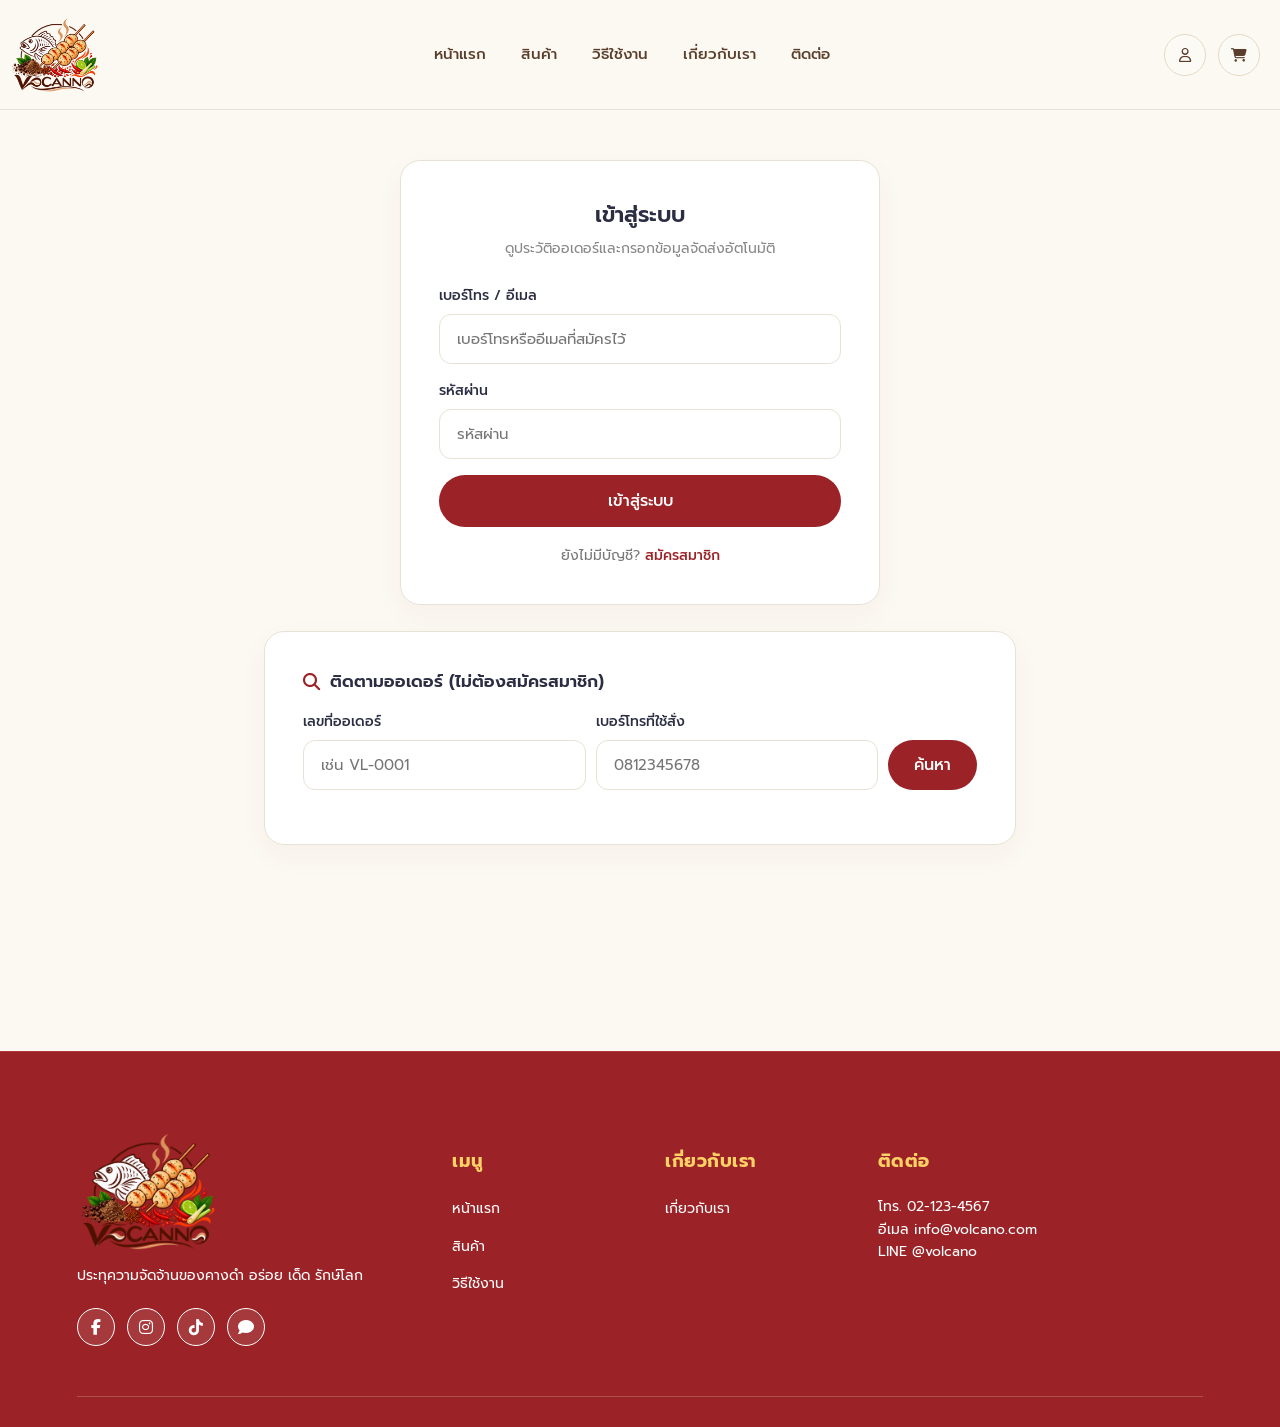
<file: profile.html>
<!DOCTYPE html>
<html lang="th">
<head>
    <meta charset="UTF-8">
    <meta name="viewport" content="width=device-width, initial-scale=1.0">
    <title>VOLCANNO | บัญชีของฉัน</title>
    <link href="https://fonts.googleapis.com/css2?family=Prompt:wght@300;400;500;600&family=Playfair+Display:ital,wght@1,600&display=swap" rel="stylesheet">
    <link rel="stylesheet" href="https://cdnjs.cloudflare.com/ajax/libs/font-awesome/6.4.0/css/all.min.css">
    <link rel="stylesheet" href="style.css">

    <script src="config.js"></script>
    <script src="api.js"></script>
    <script src="auth.js"></script>
    <style>
        .hidden { display: none !important; }
        .acc-wrap { max-width: 880px; margin: 0 auto; padding: 50px 5% 80px; }
        .acc-card { background: #fff; border: 1px solid #E8E2D6; border-radius: 20px; padding: 36px 38px; box-shadow: 0 10px 30px rgba(90,62,43,.04); margin-bottom: 26px; }
        .acc-card.narrow { max-width: 480px; margin-left: auto; margin-right: auto; }
        .acc-card h2 { font-size: 22px; font-weight: 600; color: #2B2D42; text-align: center; margin-bottom: 6px; }
        .acc-card .sub { text-align: center; color: #888; font-size: 14px; margin-bottom: 24px; }
        .acc-card h3 { font-size: 17px; font-weight: 600; color: #2B2D42; margin-bottom: 16px; display: flex; align-items: center; gap: 10px; }
        .acc-card h3 i { color: #9B2226; }
        .fld { margin-bottom: 16px; }
        .fld label { display: block; font-size: 14px; font-weight: 500; color: #2B2D42; margin-bottom: 7px; }
        .fld input { width: 100%; padding: 13px 17px; border: 1px solid #E8E2D6; border-radius: 12px; font-size: 15px; outline: none; background: #fff; color: #2B2D42; font-family: inherit; transition: border-color .3s; }
        .fld input:focus { border-color: #9B2226; }
        .fld .opt { color: #aaa; font-weight: 400; }
        .btn-main { width: 100%; padding: 14px; background: #9B2226; color: #fff; border: none; border-radius: 30px; font-size: 16px; font-weight: 500; cursor: pointer; font-family: inherit; transition: background .3s; }
        .btn-main:hover { background: #7A1B1E; }
        .btn-main:disabled { opacity: .55; cursor: not-allowed; }
        .btn-line { background: #fff; color: #5A3E2B; border: 1px solid #E8E2D6; padding: 8px 20px; border-radius: 30px; cursor: pointer; font-size: 14px; font-family: inherit; }
        .btn-line:hover { background: #FCF9F2; }
        .msg { display: none; padding: 11px 15px; border-radius: 12px; font-size: 14px; margin-bottom: 16px; }
        .msg.err { background: #FDF0ED; border: 1px solid #F5D0C9; color: #9B2226; }
        .msg.ok { background: #E8F5EC; border: 1px solid #BFE3CB; color: #217a45; }
        .switch { text-align: center; margin-top: 18px; font-size: 14px; color: #777; }
        .switch a { color: #9B2226; font-weight: 500; text-decoration: none; }
        .who { display: flex; align-items: center; justify-content: space-between; gap: 16px; flex-wrap: wrap; }
        .who .avatar { width: 58px; height: 58px; border-radius: 50%; background: #FDF0ED; color: #9B2226; display: flex; align-items: center; justify-content: center; font-size: 24px; font-weight: 600; flex: none; }
        .who .meta { flex: 1; min-width: 180px; }
        .who .meta b { font-size: 18px; display: block; }
        .who .meta span { color: #888; font-size: 14px; display: block; }
        .o-card { border: 1px solid #F0EAE1; border-radius: 16px; padding: 18px 20px; margin-bottom: 14px; background: #FFFEFC; }
        .o-head { display: flex; align-items: center; justify-content: space-between; gap: 10px; flex-wrap: wrap; margin-bottom: 10px; }
        .o-id { font-weight: 600; color: #9B2226; font-size: 16px; }
        .o-date { color: #999; font-size: 13px; }
        .o-badge { padding: 3px 14px; border-radius: 20px; font-size: 13px; font-weight: 500; border: 1px solid transparent; }
        .s-0 { background: #FFF4D6; color: #8a6200; border-color: #F3DFA5; }
        .s-1 { background: #E3F0FF; color: #1c5aa6; border-color: #BCD8F7; }
        .s-2 { background: #EFE6FF; color: #5b3ea0; border-color: #D5C4F5; }
        .s-3 { background: #E5F5EA; color: #217a45; border-color: #BFE3CB; }
        .s-x { background: #FDE9E7; color: #9B2226; border-color: #F5C6C1; }
        .s-n { background: #EEE; color: #666; }
        .o-items { font-size: 14px; color: #555; line-height: 1.8; }
        .o-foot { display: flex; justify-content: space-between; align-items: flex-end; gap: 14px; margin-top: 10px; padding-top: 10px; border-top: 1px dashed #EDE6D9; font-size: 13px; color: #888; }
        .o-foot b { color: #9B2226; font-size: 18px; white-space: nowrap; }
        .state { text-align: center; padding: 34px 10px; color: #888; }
        .state i { font-size: 28px; color: #D9CDB8; display: block; margin-bottom: 10px; }
        .state a, .state button { display: inline-block; margin-top: 12px; background: #9B2226; color: #fff; text-decoration: none; padding: 9px 26px; border-radius: 30px; font-size: 14px; border: none; cursor: pointer; font-family: inherit; }
        .row-h { display: flex; justify-content: space-between; align-items: center; gap: 10px; margin-bottom: 16px; }
        .row-h h3 { margin: 0; }
        .track-row { display: grid; grid-template-columns: 1fr 1fr auto; gap: 10px; align-items: end; }
        .track-row .fld { margin: 0; }
        .track-row .btn-main { width: auto; padding: 13px 26px; }
        @media (max-width: 640px) {
            .acc-card { padding: 26px 22px; }
            .track-row { grid-template-columns: 1fr; }
            .track-row .btn-main { width: 100%; }
        }
    </style>
</head>
<body>

    <!-- แถบเมนูด้านบน (Navbar) -->
    <nav class="navbar" style="background: #FCF9F2; border-bottom: 1px solid #E8E2D6; position: relative;">
        <div class="nav-container">
            <a href="index.html" class="brand-logo">
                <img src="VOCANNO Seafood Skewer Logo.png" alt="VOLCANNO Logo">
            </a>
            
            <ul class="nav-links">
                <li><a href="index.html">หน้าแรก</a></li>
                <li><a href="products.html">สินค้า</a></li>
                <li><a href="how-to-use.html">วิธีใช้งาน</a></li>
                <li><a href="about-us.html">เกี่ยวกับเรา</a></li>
                <li><a href="contact.html">ติดต่อ</a></li>
            </ul>

            <div class="nav-icons">
                <a href="profile.html" class="icon-circle" style="color: #5A3E2B; border-color: #E5D9C5;"><i class="fa-regular fa-user"></i></a>
                <a href="order.html" class="icon-circle" style="color: #5A3E2B; border-color: #E5D9C5;"><i class="fa-solid fa-cart-shopping"></i></a>
            </div>
        </div>
    </nav>

    <section>
        <div class="acc-wrap">

            <!-- ยังไม่ล็อกอิน -->
            <div id="guestView" class="hidden">
                <form class="acc-card narrow" id="loginForm" novalidate>
                    <h2>เข้าสู่ระบบ</h2>
                    <p class="sub">ดูประวัติออเดอร์และกรอกข้อมูลจัดส่งอัตโนมัติ</p>
                    <div class="msg err" id="loginErr"></div>
                    <div class="fld"><label for="lId">เบอร์โทร / อีเมล</label>
                        <input id="lId" type="text" autocomplete="username" placeholder="เบอร์โทรหรืออีเมลที่สมัครไว้"></div>
                    <div class="fld"><label for="lPw">รหัสผ่าน</label>
                        <input id="lPw" type="password" autocomplete="current-password" placeholder="รหัสผ่าน"></div>
                    <button type="submit" class="btn-main" id="loginBtn">เข้าสู่ระบบ</button>
                    <div class="switch">ยังไม่มีบัญชี? <a href="register.html">สมัครสมาชิก</a></div>
                </form>

                <div class="acc-card">
                    <h3><i class="fa-solid fa-magnifying-glass"></i> ติดตามออเดอร์ (ไม่ต้องสมัครสมาชิก)</h3>
                    <div class="msg err" id="trackErr"></div>
                    <form id="trackForm" class="track-row" novalidate>
                        <div class="fld"><label for="tId">เลขที่ออเดอร์</label>
                            <input id="tId" type="text" placeholder="เช่น VL-0001"></div>
                        <div class="fld"><label for="tPhone">เบอร์โทรที่ใช้สั่ง</label>
                            <input id="tPhone" type="tel" placeholder="0812345678"></div>
                        <button type="submit" class="btn-main" id="trackBtn">ค้นหา</button>
                    </form>
                    <div id="trackResult" style="margin-top:18px;"></div>
                </div>
            </div>

            <!-- ล็อกอินแล้ว -->
            <div id="userView" class="hidden">
                <div class="acc-card">
                    <div class="who">
                        <div class="avatar" id="uAvatar">?</div>
                        <div class="meta">
                            <b id="uName"></b>
                            <span id="uPhone"></span>
                            <span id="uEmail"></span>
                        </div>
                        <button type="button" class="btn-line" id="logoutBtn"><i class="fa-solid fa-right-from-bracket"></i> ออกจากระบบ</button>
                    </div>
                </div>

                <div class="acc-card">
                    <div class="row-h">
                        <h3><i class="fa-solid fa-box"></i> ออเดอร์ของฉัน</h3>
                        <button type="button" class="btn-line" id="reloadBtn"><i class="fa-solid fa-rotate"></i> รีเฟรช</button>
                    </div>
                    <div id="myOrders"></div>
                </div>
            </div>

        </div>
    </section>

    <!-- สไตล์เพิ่มเติมสำหรับปุ่มกดสินค้า -->
    <style>
        .btn-add-cart:hover {
            background-color: #9B2226 !important;
            color: #FFFFFF !important;
        }
        .btn-buy-now:hover {
            background-color: #7A1B1E !important;
            border-color: #7A1B1E !important;
        }
    </style>
<style>
    /* เพิ่มแถบพื้นหลัง Navbar ให้ทึบขึ้นเล็กน้อยเพื่อแยกตัวหนังสือออกจากภาพด้านหลังโดยไม่ต้องใช้เงา */
    .navbar {
        background-color: #FCF9F2 !important; 
        border-bottom: 1px solid #E8E2D6;
    }

    /* ตัวหนังสือสีน้ำตาลเข้ม โดดเด่น ชัดเจน */
    .nav-links a {
        color: #5A3E2B !important;
        font-weight: 500;
        text-shadow: none !important; /* ป้องกันไม่ให้มีเงาติดมาแน่นอน */
    }

    /* เมื่อเอาเมาส์ชี้หรืออยู่หน้าปัจจุบัน ให้เป็นสีแดงแบรนด์ */
    .nav-links a:hover, .nav-links a.active {
        color: #9B2226 !important;
    }

    /* สีไอคอนด้านขวาให้เป็นสีน้ำตาลเข้ากัน */
    .nav-icons .icon-circle {
        color: #5A3E2B !important;
        border-color: #E5D9C5 !important;
    }
</style>
    <!-- ฟุตเตอร์เว็บไซต์ -->
    <style>
    .site-footer {
        background-color: #9B2226; /* สีแดงเข้มเข้ากับธีมเว็บไซต์ */
        color: #FFFFFF;
        padding: 80px 6% 30px 6%;
        font-family: 'Prompt', sans-serif;
        width: 100vw;
        position: relative;
        left: 50%;
        right: 50%;
        margin-left: -50vw;
        margin-right: -50vw;
        box-sizing: border-box;
        margin-top: 100px;
        border-top: 1px solid #B23A3E;
    }
    .footer-container {
        max-width: 1400px;
        margin: 0 auto;
        display: grid;
        grid-template-columns: 2fr 1fr 1fr 2fr;
        gap: 50px;
        padding-bottom: 50px;
        border-bottom: 1px solid rgba(255, 255, 255, 0.2);
    }
    .footer-col h3 {
        font-size: 18px;
        font-weight: bold;
        margin-bottom: 20px;
        letter-spacing: 0.5px;
        color: #FFD166; /* ใช้สีเหลืองทองอ่อนสำหรับหัวข้อ เพื่อให้ดูพรีเมียมและตัดกับพื้นหลังแดง */
    }
    .footer-col p {
        font-size: 14px;
        line-height: 1.6;
        color: #FFFFFF; /* ตัวหนังสือสีขาวชัดเจน */
        margin-bottom: 20px;
    }
    .footer-col ul {
        list-style: none;
        padding: 0;
        margin: 0;
    }
    .footer-col ul li {
        margin-bottom: 12px;
    }
    .footer-col ul li a {
        color: #FFFFFF; /* ลิงก์เมนูสีขาว */
        text-decoration: none;
        font-size: 14px;
        transition: color 0.3s;
    }
    .footer-col ul li a:hover {
        color: #FFD166; /* เมื่อชี้เมาส์เปลี่ยนเป็นสีเหลืองทอง */
    }
    /* ไอคอนโซเชียลมีเดีย */
    .social-icons {
        display: flex;
        gap: 12px;
    }
    .social-icon {
        width: 38px;
        height: 38px;
        border: 1px solid #FFFFFF;
        border-radius: 50%;
        display: flex;
        align-items: center;
        justify-content: center;
        color: #FFFFFF;
        text-decoration: none;
        transition: all 0.3s;
    }
    .social-icon:hover {
        background: #FFFFFF;
        color: #9B2226;
    }
    /* ฟอร์มรับข่าวสาร */
    .newsletter-form {
        display: flex;
        align-items: center;
        background: #FFFFFF;
        border: 1px solid #FFFFFF;
        border-radius: 30px;
        padding: 5px;
        max-width: 320px;
    }
    .newsletter-input {
        flex: 1;
        border: none;
        outline: none;
        padding: 10px 15px;
        border-radius: 30px;
        font-size: 14px;
        color: #333333;
        background: transparent;
    }
    .newsletter-btn {
        background-color: #9B2226;
        border: none;
        width: 40px;
        height: 40px;
        border-radius: 50%;
        display: flex;
        align-items: center;
        justify-content: center;
        cursor: pointer;
        color: #FFFFFF;
        transition: background 0.3s;
    }
    .newsletter-btn:hover {
        background-color: #7A1B1E;
    }
    /* ส่วนลิขสิทธิ์ด้านล่างสุด */
    .footer-bottom {
        max-width: 1400px;
        margin: 25px auto 0 auto;
        text-align: center;
        font-size: 13px;
        color: rgba(255, 255, 255, 0.8);
    }

    /* Responsive สำหรับมือถือ */
    @media (max-width: 768px) {
        .footer-container {
            grid-template-columns: 1fr;
            gap: 30px;
        }
    }
</style>

<footer class="site-footer">
    <div class="footer-container">
        <!-- คอลัมน์ที่ 1: ข้อมูลแบรนด์และโซเชียล -->
        <div class="footer-col">
            <!-- เปลี่ยนจากข้อความ VOLCANO เป็นรูปโลโก้ (สามารถเปลี่ยนชื่อไฟล์รูปภาพ VOCANNO Seafood Skewer Logo.png ตามที่คุณใช้งานจริงได้เลยครับ) -->
    <div style="margin-bottom: 15px;">
        <a href="index.html">
            <img src="VOCANNO Seafood Skewer Logo.png" alt="VOLCANNO Logo" style="max-width: 140px; height: auto; display: block;">
        </a>
    </div>
            <p>ประทุความจัดจ้านของคางดำ อร่อย เด็ด รักษ์โลก</p>
            <div class="social-icons">
                <a href="#" class="social-icon"><i class="fa-brands fa-facebook-f"></i></a>
                <a href="#" class="social-icon"><i class="fa-brands fa-instagram"></i></a>
                <a href="#" class="social-icon"><i class="fa-brands fa-tiktok"></i></a>
                <a href="#" class="social-icon"><i class="fa-solid fa-comment"></i></a>
            </div>
        </div>

        <!-- คอลัมน์ที่ 2: เมนู -->
        <div class="footer-col">
            <h3>เมนู</h3>
            <ul>
                <li><a href="index.html">หน้าแรก</a></li>
                <li><a href="products.html">สินค้า</a></li>
                <li><a href="how-to-use.html">วิธีใช้งาน</a></li>
            </ul>
        </div>

        <!-- คอลัมน์ที่ 3: เกี่ยวกับเรา -->
        <div class="footer-col">
            <h3>เกี่ยวกับเรา</h3>
            <ul>
                <li><a href="about-us.html">เกี่ยวกับเรา</a></li>
            </ul>
        </div>

        <!-- คอลัมน์ที่ 4: ติดต่อ & Newsletter -->
        <div class="footer-col">
            <h3>ติดต่อ</h3>
            <p>โทร. 02-123-4567<br>อีเมล info@volcano.com<br>LINE @volcano</p>
            </div>
        </div>
    </div>

    
</footer>
<script>

(function () {
    var $ = function (id) { return document.getElementById(id); };
    var STATUS_CLASS = { 'รอตรวจสอบ': 's-0', 'ชำระแล้ว': 's-1', 'กำลังจัดส่ง': 's-2', 'จัดส่งแล้ว': 's-3', 'ยกเลิก': 's-x' };

    function esc(s) {
        return String(s == null ? '' : s).replace(/[&<>"']/g, function (c) {
            return { '&': '&amp;', '<': '&lt;', '>': '&gt;', '"': '&quot;', "'": '&#39;' }[c];
        });
    }
    function baht(n) { return Number(n || 0).toLocaleString('th-TH') + '฿'; }
    function fmtDate(s) {
        s = String(s || '');
        if (/^\d{4}-\d{2}-\d{2}/.test(s)) return s;
        var d = new Date(s);
        return isNaN(d) ? s : d.toLocaleString('th-TH');
    }
    function showMsg(id, text) { var e = $(id); e.textContent = text; e.style.display = text ? 'block' : 'none'; }

    // ---------- การ์ดออเดอร์ ----------
    function orderCard(o) {
        var items = (o.items || []).map(function (it) {
            return esc(it.name) + ' × ' + it.qty + ' <span style="color:#aaa;">(' + baht(it.price * it.qty) + ')</span>';
        }).join('<br>');
        return '<div class="o-card">' +
            '<div class="o-head"><div><span class="o-id">' + esc(o.orderId) + '</span> ' +
                '<span class="o-date">' + esc(fmtDate(o.createdAt)) + '</span></div>' +
                '<span class="o-badge ' + (STATUS_CLASS[o.status] || 's-n') + '">' + esc(o.status) + '</span></div>' +
            '<div class="o-items">' + (items || '-') + '</div>' +
            '<div class="o-foot"><span>จัดส่งที่: ' + esc(o.address) + '<br>ผู้รับ: ' + esc(o.customerName) + '</span>' +
                '<b>' + baht(o.total) + '</b></div>' +
        '</div>';
    }

    // ---------- สลับหน้าตามสถานะล็อกอิน ----------
    function render() {
        var u = Auth.getUser();
        $('guestView').classList.toggle('hidden', !!u);
        $('userView').classList.toggle('hidden', !u);
        if (u) {
            $('uAvatar').textContent = (u.name || '?').trim().charAt(0).toUpperCase();
            $('uName').textContent = u.name;
            $('uPhone').textContent = 'โทร ' + u.phone;
            $('uEmail').textContent = u.email ? u.email : '';
            loadOrders();
        } else {
            try {
                var last = JSON.parse(localStorage.getItem('volcanno_last_order') || 'null');
                if (last) { $('tId').value = last.orderId || ''; $('tPhone').value = last.phone || ''; }
            } catch (e) {}
        }
    }

    // ---------- ออเดอร์ของฉัน ----------
    async function loadOrders() {
        var box = $('myOrders');
        box.innerHTML = '<div class="state"><i class="fa-solid fa-spinner fa-spin"></i>กำลังโหลดออเดอร์...</div>';
        try {
            var list = await Api.call('getMyOrders', { token: Auth.getToken() });
            if (!list.length) {
                box.innerHTML = '<div class="state"><i class="fa-solid fa-box-open"></i>ยังไม่มีออเดอร์<br><a href="products.html">เลือกซื้อสินค้า</a></div>';
                return;
            }
            box.innerHTML = list.map(orderCard).join('');
        } catch (e) {
            if (e.message.indexOf('เข้าสู่ระบบใหม่') !== -1) {
                Auth.logout();
                render();
                showMsg('loginErr', 'หมดเวลาเข้าสู่ระบบ กรุณาเข้าสู่ระบบอีกครั้ง');
                return;
            }
            box.innerHTML = '<div class="state"><i class="fa-solid fa-triangle-exclamation"></i>' + esc(e.message) +
                '<br><button type="button" id="retryBtn">ลองใหม่</button></div>';
            $('retryBtn').addEventListener('click', loadOrders);
        }
    }
    $('reloadBtn').addEventListener('click', loadOrders);

    // ---------- ล็อกอิน / ออกจากระบบ ----------
    $('loginForm').addEventListener('submit', async function (ev) {
        ev.preventDefault();
        showMsg('loginErr', '');
        var id = $('lId').value.trim(), pw = $('lPw').value;
        if (!id || !pw) return showMsg('loginErr', 'กรุณากรอกเบอร์โทร/อีเมล และรหัสผ่าน');
        var btn = $('loginBtn');
        btn.disabled = true;
        btn.innerHTML = '<i class="fa-solid fa-spinner fa-spin"></i> กำลังเข้าสู่ระบบ...';
        try {
            await Auth.login(id, pw);
            $('lPw').value = '';
            // ถ้ามาจากหน้าอื่น (เช่น ?redirect=order.html) ให้กลับไปหน้านั้น
            var redir = new URLSearchParams(location.search).get('redirect');
            if (redir && /^[a-z0-9-]+\.html$/i.test(redir)) { location.href = redir; return; }
            render();
        } catch (e) {
            showMsg('loginErr', e.message);
        } finally {
            btn.disabled = false;
            btn.textContent = 'เข้าสู่ระบบ';
        }
    });

    $('logoutBtn').addEventListener('click', function () {
        Auth.logout();
        render();
    });

    // ---------- ติดตามออเดอร์ (ไม่ต้องล็อกอิน) ----------
    $('trackForm').addEventListener('submit', async function (ev) {
        ev.preventDefault();
        showMsg('trackErr', '');
        $('trackResult').innerHTML = '';
        var id = $('tId').value.trim().toUpperCase();
        var phone = $('tPhone').value.replace(/[\s-]/g, '');
        if (!id || !phone) return showMsg('trackErr', 'กรุณากรอกเลขที่ออเดอร์และเบอร์โทร');
        var btn = $('trackBtn');
        btn.disabled = true;
        btn.innerHTML = '<i class="fa-solid fa-spinner fa-spin"></i>';
        try {
            var o = await Api.call('trackOrder', { orderId: id, phone: phone });
            $('trackResult').innerHTML = orderCard(o);
        } catch (e) {
            showMsg('trackErr', e.message);
        } finally {
            btn.disabled = false;
            btn.textContent = 'ค้นหา';
        }
    });

    render();
})();

</script>
</body>
</html>
</file>
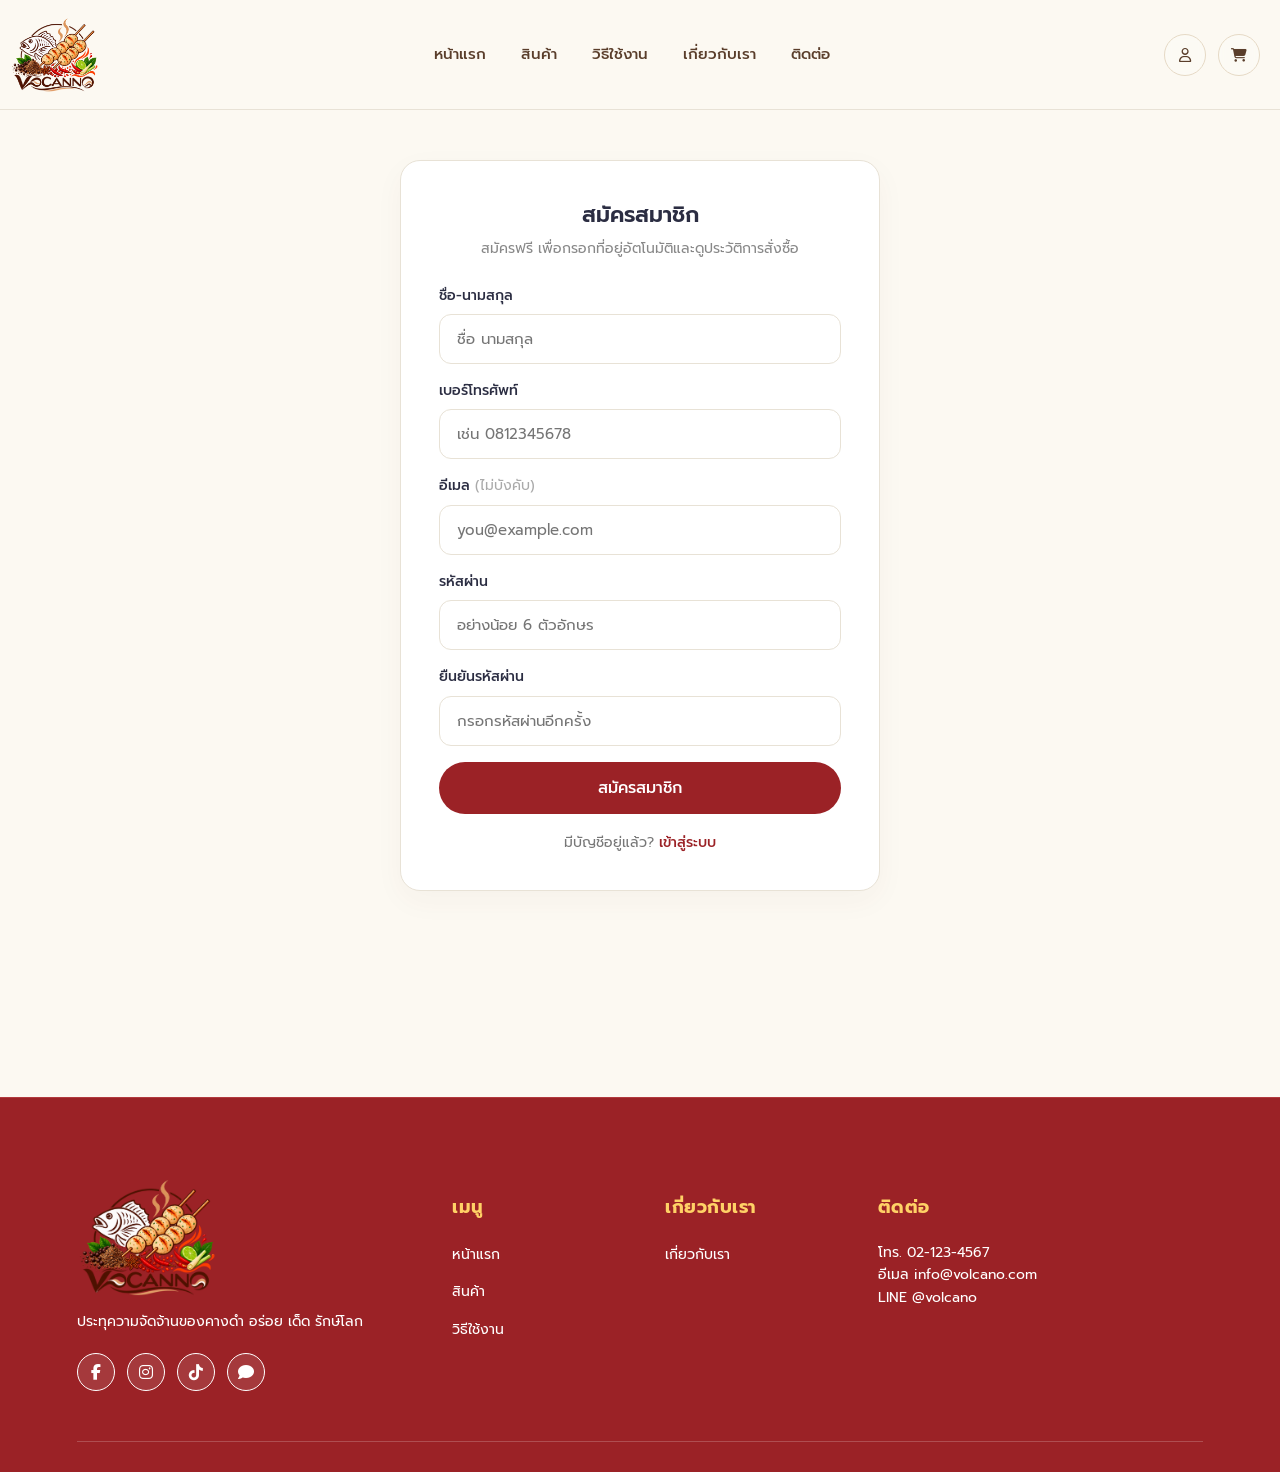
<file: register.html>
<!DOCTYPE html>
<html lang="th">
<head>
    <meta charset="UTF-8">
    <meta name="viewport" content="width=device-width, initial-scale=1.0">
    <title>VOLCANNO | สมัครสมาชิก</title>
    <link href="https://fonts.googleapis.com/css2?family=Prompt:wght@300;400;500;600&family=Playfair+Display:ital,wght@1,600&display=swap" rel="stylesheet">
    <link rel="stylesheet" href="https://cdnjs.cloudflare.com/ajax/libs/font-awesome/6.4.0/css/all.min.css">
    <link rel="stylesheet" href="style.css">

    <script src="config.js"></script>
    <script src="api.js"></script>
    <script src="auth.js"></script>
    <style>
        .hidden { display: none !important; }
        .acc-wrap { max-width: 880px; margin: 0 auto; padding: 50px 5% 80px; }
        .acc-card { background: #fff; border: 1px solid #E8E2D6; border-radius: 20px; padding: 36px 38px; box-shadow: 0 10px 30px rgba(90,62,43,.04); margin-bottom: 26px; }
        .acc-card.narrow { max-width: 480px; margin-left: auto; margin-right: auto; }
        .acc-card h2 { font-size: 22px; font-weight: 600; color: #2B2D42; text-align: center; margin-bottom: 6px; }
        .acc-card .sub { text-align: center; color: #888; font-size: 14px; margin-bottom: 24px; }
        .acc-card h3 { font-size: 17px; font-weight: 600; color: #2B2D42; margin-bottom: 16px; display: flex; align-items: center; gap: 10px; }
        .acc-card h3 i { color: #9B2226; }
        .fld { margin-bottom: 16px; }
        .fld label { display: block; font-size: 14px; font-weight: 500; color: #2B2D42; margin-bottom: 7px; }
        .fld input { width: 100%; padding: 13px 17px; border: 1px solid #E8E2D6; border-radius: 12px; font-size: 15px; outline: none; background: #fff; color: #2B2D42; font-family: inherit; transition: border-color .3s; }
        .fld input:focus { border-color: #9B2226; }
        .fld .opt { color: #aaa; font-weight: 400; }
        .btn-main { width: 100%; padding: 14px; background: #9B2226; color: #fff; border: none; border-radius: 30px; font-size: 16px; font-weight: 500; cursor: pointer; font-family: inherit; transition: background .3s; }
        .btn-main:hover { background: #7A1B1E; }
        .btn-main:disabled { opacity: .55; cursor: not-allowed; }
        .btn-line { background: #fff; color: #5A3E2B; border: 1px solid #E8E2D6; padding: 8px 20px; border-radius: 30px; cursor: pointer; font-size: 14px; font-family: inherit; }
        .btn-line:hover { background: #FCF9F2; }
        .msg { display: none; padding: 11px 15px; border-radius: 12px; font-size: 14px; margin-bottom: 16px; }
        .msg.err { background: #FDF0ED; border: 1px solid #F5D0C9; color: #9B2226; }
        .msg.ok { background: #E8F5EC; border: 1px solid #BFE3CB; color: #217a45; }
        .switch { text-align: center; margin-top: 18px; font-size: 14px; color: #777; }
        .switch a { color: #9B2226; font-weight: 500; text-decoration: none; }
        .who { display: flex; align-items: center; justify-content: space-between; gap: 16px; flex-wrap: wrap; }
        .who .avatar { width: 58px; height: 58px; border-radius: 50%; background: #FDF0ED; color: #9B2226; display: flex; align-items: center; justify-content: center; font-size: 24px; font-weight: 600; flex: none; }
        .who .meta { flex: 1; min-width: 180px; }
        .who .meta b { font-size: 18px; display: block; }
        .who .meta span { color: #888; font-size: 14px; display: block; }
        .o-card { border: 1px solid #F0EAE1; border-radius: 16px; padding: 18px 20px; margin-bottom: 14px; background: #FFFEFC; }
        .o-head { display: flex; align-items: center; justify-content: space-between; gap: 10px; flex-wrap: wrap; margin-bottom: 10px; }
        .o-id { font-weight: 600; color: #9B2226; font-size: 16px; }
        .o-date { color: #999; font-size: 13px; }
        .o-badge { padding: 3px 14px; border-radius: 20px; font-size: 13px; font-weight: 500; border: 1px solid transparent; }
        .s-0 { background: #FFF4D6; color: #8a6200; border-color: #F3DFA5; }
        .s-1 { background: #E3F0FF; color: #1c5aa6; border-color: #BCD8F7; }
        .s-2 { background: #EFE6FF; color: #5b3ea0; border-color: #D5C4F5; }
        .s-3 { background: #E5F5EA; color: #217a45; border-color: #BFE3CB; }
        .s-x { background: #FDE9E7; color: #9B2226; border-color: #F5C6C1; }
        .s-n { background: #EEE; color: #666; }
        .o-items { font-size: 14px; color: #555; line-height: 1.8; }
        .o-foot { display: flex; justify-content: space-between; align-items: flex-end; gap: 14px; margin-top: 10px; padding-top: 10px; border-top: 1px dashed #EDE6D9; font-size: 13px; color: #888; }
        .o-foot b { color: #9B2226; font-size: 18px; white-space: nowrap; }
        .state { text-align: center; padding: 34px 10px; color: #888; }
        .state i { font-size: 28px; color: #D9CDB8; display: block; margin-bottom: 10px; }
        .state a, .state button { display: inline-block; margin-top: 12px; background: #9B2226; color: #fff; text-decoration: none; padding: 9px 26px; border-radius: 30px; font-size: 14px; border: none; cursor: pointer; font-family: inherit; }
        .row-h { display: flex; justify-content: space-between; align-items: center; gap: 10px; margin-bottom: 16px; }
        .row-h h3 { margin: 0; }
        .track-row { display: grid; grid-template-columns: 1fr 1fr auto; gap: 10px; align-items: end; }
        .track-row .fld { margin: 0; }
        .track-row .btn-main { width: auto; padding: 13px 26px; }
        @media (max-width: 640px) {
            .acc-card { padding: 26px 22px; }
            .track-row { grid-template-columns: 1fr; }
            .track-row .btn-main { width: 100%; }
        }
    </style>
</head>
<body>

    <!-- แถบเมนูด้านบน (Navbar) -->
    <nav class="navbar" style="background: #FCF9F2; border-bottom: 1px solid #E8E2D6; position: relative;">
        <div class="nav-container">
            <a href="index.html" class="brand-logo">
                <img src="VOCANNO Seafood Skewer Logo.png" alt="VOLCANNO Logo">
            </a>
            
            <ul class="nav-links">
                <li><a href="index.html">หน้าแรก</a></li>
                <li><a href="products.html">สินค้า</a></li>
                <li><a href="how-to-use.html">วิธีใช้งาน</a></li>
                <li><a href="about-us.html">เกี่ยวกับเรา</a></li>
                <li><a href="contact.html">ติดต่อ</a></li>
            </ul>

            <div class="nav-icons">
                <a href="profile.html" class="icon-circle" style="color: #5A3E2B; border-color: #E5D9C5;"><i class="fa-regular fa-user"></i></a>
                <a href="order.html" class="icon-circle" style="color: #5A3E2B; border-color: #E5D9C5;"><i class="fa-solid fa-cart-shopping"></i></a>
            </div>
        </div>
    </nav>

    <section>
        <div class="acc-wrap">
            <form class="acc-card narrow" id="regForm" novalidate>
                <h2>สมัครสมาชิก</h2>
                <p class="sub">สมัครฟรี เพื่อกรอกที่อยู่อัตโนมัติและดูประวัติการสั่งซื้อ</p>
                <div class="msg err" id="regErr"></div>
                <div class="fld"><label for="rName">ชื่อ-นามสกุล</label>
                    <input id="rName" type="text" maxlength="100" autocomplete="name" placeholder="ชื่อ นามสกุล"></div>
                <div class="fld"><label for="rPhone">เบอร์โทรศัพท์</label>
                    <input id="rPhone" type="tel" maxlength="12" autocomplete="tel" placeholder="เช่น 0812345678"></div>
                <div class="fld"><label for="rEmail">อีเมล <span class="opt">(ไม่บังคับ)</span></label>
                    <input id="rEmail" type="email" maxlength="100" autocomplete="email" placeholder="you@example.com"></div>
                <div class="fld"><label for="rPw">รหัสผ่าน</label>
                    <input id="rPw" type="password" autocomplete="new-password" placeholder="อย่างน้อย 6 ตัวอักษร"></div>
                <div class="fld"><label for="rPw2">ยืนยันรหัสผ่าน</label>
                    <input id="rPw2" type="password" autocomplete="new-password" placeholder="กรอกรหัสผ่านอีกครั้ง"></div>
                <button type="submit" class="btn-main" id="regBtn">สมัครสมาชิก</button>
                <div class="switch">มีบัญชีอยู่แล้ว? <a href="profile.html">เข้าสู่ระบบ</a></div>
            </form>
        </div>
    </section>

    <!-- สไตล์เพิ่มเติมสำหรับปุ่มกดสินค้า -->
    <style>
        .btn-add-cart:hover {
            background-color: #9B2226 !important;
            color: #FFFFFF !important;
        }
        .btn-buy-now:hover {
            background-color: #7A1B1E !important;
            border-color: #7A1B1E !important;
        }
    </style>
<style>
    /* เพิ่มแถบพื้นหลัง Navbar ให้ทึบขึ้นเล็กน้อยเพื่อแยกตัวหนังสือออกจากภาพด้านหลังโดยไม่ต้องใช้เงา */
    .navbar {
        background-color: #FCF9F2 !important; 
        border-bottom: 1px solid #E8E2D6;
    }

    /* ตัวหนังสือสีน้ำตาลเข้ม โดดเด่น ชัดเจน */
    .nav-links a {
        color: #5A3E2B !important;
        font-weight: 500;
        text-shadow: none !important; /* ป้องกันไม่ให้มีเงาติดมาแน่นอน */
    }

    /* เมื่อเอาเมาส์ชี้หรืออยู่หน้าปัจจุบัน ให้เป็นสีแดงแบรนด์ */
    .nav-links a:hover, .nav-links a.active {
        color: #9B2226 !important;
    }

    /* สีไอคอนด้านขวาให้เป็นสีน้ำตาลเข้ากัน */
    .nav-icons .icon-circle {
        color: #5A3E2B !important;
        border-color: #E5D9C5 !important;
    }
</style>
    <!-- ฟุตเตอร์เว็บไซต์ -->
    <style>
    .site-footer {
        background-color: #9B2226; /* สีแดงเข้มเข้ากับธีมเว็บไซต์ */
        color: #FFFFFF;
        padding: 80px 6% 30px 6%;
        font-family: 'Prompt', sans-serif;
        width: 100vw;
        position: relative;
        left: 50%;
        right: 50%;
        margin-left: -50vw;
        margin-right: -50vw;
        box-sizing: border-box;
        margin-top: 100px;
        border-top: 1px solid #B23A3E;
    }
    .footer-container {
        max-width: 1400px;
        margin: 0 auto;
        display: grid;
        grid-template-columns: 2fr 1fr 1fr 2fr;
        gap: 50px;
        padding-bottom: 50px;
        border-bottom: 1px solid rgba(255, 255, 255, 0.2);
    }
    .footer-col h3 {
        font-size: 18px;
        font-weight: bold;
        margin-bottom: 20px;
        letter-spacing: 0.5px;
        color: #FFD166; /* ใช้สีเหลืองทองอ่อนสำหรับหัวข้อ เพื่อให้ดูพรีเมียมและตัดกับพื้นหลังแดง */
    }
    .footer-col p {
        font-size: 14px;
        line-height: 1.6;
        color: #FFFFFF; /* ตัวหนังสือสีขาวชัดเจน */
        margin-bottom: 20px;
    }
    .footer-col ul {
        list-style: none;
        padding: 0;
        margin: 0;
    }
    .footer-col ul li {
        margin-bottom: 12px;
    }
    .footer-col ul li a {
        color: #FFFFFF; /* ลิงก์เมนูสีขาว */
        text-decoration: none;
        font-size: 14px;
        transition: color 0.3s;
    }
    .footer-col ul li a:hover {
        color: #FFD166; /* เมื่อชี้เมาส์เปลี่ยนเป็นสีเหลืองทอง */
    }
    /* ไอคอนโซเชียลมีเดีย */
    .social-icons {
        display: flex;
        gap: 12px;
    }
    .social-icon {
        width: 38px;
        height: 38px;
        border: 1px solid #FFFFFF;
        border-radius: 50%;
        display: flex;
        align-items: center;
        justify-content: center;
        color: #FFFFFF;
        text-decoration: none;
        transition: all 0.3s;
    }
    .social-icon:hover {
        background: #FFFFFF;
        color: #9B2226;
    }
    /* ฟอร์มรับข่าวสาร */
    .newsletter-form {
        display: flex;
        align-items: center;
        background: #FFFFFF;
        border: 1px solid #FFFFFF;
        border-radius: 30px;
        padding: 5px;
        max-width: 320px;
    }
    .newsletter-input {
        flex: 1;
        border: none;
        outline: none;
        padding: 10px 15px;
        border-radius: 30px;
        font-size: 14px;
        color: #333333;
        background: transparent;
    }
    .newsletter-btn {
        background-color: #9B2226;
        border: none;
        width: 40px;
        height: 40px;
        border-radius: 50%;
        display: flex;
        align-items: center;
        justify-content: center;
        cursor: pointer;
        color: #FFFFFF;
        transition: background 0.3s;
    }
    .newsletter-btn:hover {
        background-color: #7A1B1E;
    }
    /* ส่วนลิขสิทธิ์ด้านล่างสุด */
    .footer-bottom {
        max-width: 1400px;
        margin: 25px auto 0 auto;
        text-align: center;
        font-size: 13px;
        color: rgba(255, 255, 255, 0.8);
    }

    /* Responsive สำหรับมือถือ */
    @media (max-width: 768px) {
        .footer-container {
            grid-template-columns: 1fr;
            gap: 30px;
        }
    }
</style>

<footer class="site-footer">
    <div class="footer-container">
        <!-- คอลัมน์ที่ 1: ข้อมูลแบรนด์และโซเชียล -->
        <div class="footer-col">
            <!-- เปลี่ยนจากข้อความ VOLCANO เป็นรูปโลโก้ (สามารถเปลี่ยนชื่อไฟล์รูปภาพ VOCANNO Seafood Skewer Logo.png ตามที่คุณใช้งานจริงได้เลยครับ) -->
    <div style="margin-bottom: 15px;">
        <a href="index.html">
            <img src="VOCANNO Seafood Skewer Logo.png" alt="VOLCANNO Logo" style="max-width: 140px; height: auto; display: block;">
        </a>
    </div>
            <p>ประทุความจัดจ้านของคางดำ อร่อย เด็ด รักษ์โลก</p>
            <div class="social-icons">
                <a href="#" class="social-icon"><i class="fa-brands fa-facebook-f"></i></a>
                <a href="#" class="social-icon"><i class="fa-brands fa-instagram"></i></a>
                <a href="#" class="social-icon"><i class="fa-brands fa-tiktok"></i></a>
                <a href="#" class="social-icon"><i class="fa-solid fa-comment"></i></a>
            </div>
        </div>

        <!-- คอลัมน์ที่ 2: เมนู -->
        <div class="footer-col">
            <h3>เมนู</h3>
            <ul>
                <li><a href="index.html">หน้าแรก</a></li>
                <li><a href="products.html">สินค้า</a></li>
                <li><a href="how-to-use.html">วิธีใช้งาน</a></li>
            </ul>
        </div>

        <!-- คอลัมน์ที่ 3: เกี่ยวกับเรา -->
        <div class="footer-col">
            <h3>เกี่ยวกับเรา</h3>
            <ul>
                <li><a href="about-us.html">เกี่ยวกับเรา</a></li>
            </ul>
        </div>

        <!-- คอลัมน์ที่ 4: ติดต่อ & Newsletter -->
        <div class="footer-col">
            <h3>ติดต่อ</h3>
            <p>โทร. 02-123-4567<br>อีเมล info@volcano.com<br>LINE @volcano</p>
            </div>
        </div>
    </div>

    
</footer>
<script>

(function () {
    var $ = function (id) { return document.getElementById(id); };
    if (Auth.getUser()) { location.replace('profile.html'); return; }

    function fail(m) { var e = $('regErr'); e.textContent = m; e.style.display = 'block'; }

    $('regForm').addEventListener('submit', async function (ev) {
        ev.preventDefault();
        $('regErr').style.display = 'none';
        var name = $('rName').value.trim();
        var phone = $('rPhone').value.replace(/[\s-]/g, '');
        var email = $('rEmail').value.trim();
        var pw = $('rPw').value, pw2 = $('rPw2').value;

        if (!name) return fail('กรุณากรอกชื่อ-นามสกุล');
        if (!/^0\d{8,9}$/.test(phone)) return fail('เบอร์โทรไม่ถูกต้อง (เช่น 0812345678)');
        if (email && !/^[^@\s]+@[^@\s]+\.[^@\s]+$/.test(email)) return fail('รูปแบบอีเมลไม่ถูกต้อง');
        if (pw.length < 6) return fail('รหัสผ่านต้องมีอย่างน้อย 6 ตัวอักษร');
        if (pw !== pw2) return fail('รหัสผ่านทั้งสองช่องไม่ตรงกัน');

        var btn = $('regBtn');
        btn.disabled = true;
        btn.innerHTML = '<i class="fa-solid fa-spinner fa-spin"></i> กำลังสมัคร...';
        try {
            await Auth.register({ name: name, phone: phone, email: email, password: pw });
            location.href = 'profile.html';
        } catch (e) {
            fail(e.message);
            btn.disabled = false;
            btn.textContent = 'สมัครสมาชิก';
        }
    });
})();

</script>
</body>
</html>
</file>
<file: style.css>
/* =========================================
   1. ตั้งค่าพื้นฐาน (Reset & Global)
========================================= */
* {
    margin: 0;
    padding: 0;
    box-sizing: border-box;
}

body {
    font-family: 'Prompt', sans-serif;
    background-color: #FCF9F2;
    color: #2B2D42;
    line-height: 1.6;
}

.main-container {
    max-width: 1200px;
    margin: 0 auto;
    padding: 0 30px;
}

/* =========================================
   2. Navbar (โปร่งใสทับบนภาพพื้นหลัง)
========================================= */
.navbar {
    position: absolute;
    top: 0;
    left: 0;
    width: 100%;
    height: 110px;
    z-index: 1000;
    background: transparent;
    display: flex;
    align-items: center;
}

.nav-container {
    max-width: 1400px;
    width: 100%;
    margin: 0 auto;
    padding: 0 20px;
    display: flex;
    justify-content: space-between;
    align-items: center;
}

.brand-logo {
    margin-left: -10px;
}

.brand-logo img {
    height: 75px;
    width: auto;
    display: block;
}

.nav-links {
    list-style: none;
    display: flex;
    gap: 35px;
    align-items: center;
}

.nav-links a {
    text-decoration: none;
    color: #FFFFFF !important;
    font-size: 15px;
    font-weight: 500;
    text-shadow: 1px 1px 4px rgba(0, 0, 0, 0.8);
    position: relative;
    padding-bottom: 5px;
    transition: color 0.3s;
}

.nav-links a:hover, .nav-links a.active {
    color: #FFD166 !important;
    font-weight: 500;
    text-shadow: 1px 1px 4px rgba(0, 0, 0, 0.8);
}

.nav-links a.active::after {
    content: '';
    position: absolute;
    bottom: -2px;
    left: 0;
    width: 100%;
    height: 2px;
    background-color: #FFD166;
}

.nav-icons {
    display: flex;
    gap: 12px;
    align-items: center;
}

.icon-circle {
    width: 42px;
    height: 42px;
    background-color: rgba(255, 255, 255, 0.2);
    border: 1px solid rgba(255, 255, 255, 0.4);
    border-radius: 50%;
    display: flex;
    justify-content: center;
    align-items: center;
    color: #ffffff;
    text-decoration: none;
    font-size: 14px;
    backdrop-filter: blur(4px);
    transition: all 0.3s;
}

.icon-circle:hover {
    background-color: rgba(255, 255, 255, 0.4);
    color: #FFD166;
}

/* =========================================
   3. Hero Section (ภาพพื้นหลังเต็มจอ)
========================================= */
.hero-section {
    position: relative;
    height: 100vh;
    min-height: 700px;
    background-image: url('VOCANNO Flavor Trio with Grilled Skewers.png');
    background-size: cover;
    background-position: center;
    background-repeat: no-repeat;
    display: flex;
    align-items: center;
    justify-content: center;
    text-align: center;
    padding-top: 100px;
}

.hero-overlay {
    position: absolute;
    top: 0; left: 0; right: 0; bottom: 0;
    background: rgba(0, 0, 0, 0.45);
    z-index: 1;
}

.hero-content {
    position: relative;
    z-index: 2;
    color: #fff;
    max-width: 750px;
    padding: 0 20px;
    display: flex;
    flex-direction: column;
    justify-content: space-between; 
    height: 70%;
}

/* =========================================
   4. Products Section (ส่วนแสดงสินค้า)
========================================= */
.products-section {
    padding: 100px 0;
}

.section-title {
    text-align: center;
    margin-bottom: 50px;
}

.section-title h2 {
    font-size: 36px;
    font-weight: 600;
    color: #2B2D42;
    margin-bottom: 10px;
}

.section-title p {
    font-size: 16px;
    color: #666;
}

.products-grid {
    display: grid;
    grid-template-columns: repeat(3, 1fr);
    gap: 30px;
}

.product-card {
    background: #fff;
    border-radius: 16px;
    overflow: hidden;
    box-shadow: 0 10px 30px rgba(0,0,0,0.03);
    border: 1px solid #E8E2D6;
    display: flex;
    flex-direction: column;
    transition: transform 0.3s;
}

.product-card:hover {
    transform: translateY(-8px);
}

.product-img {
    position: relative;
    height: 220px;
    width: 100%;
}

.product-img img {
    width: 100%;
    height: 100%;
    object-fit: cover;
}

.badge-tag {
    position: absolute;
    top: 12px;
    right: 12px;
    background: rgba(0, 0, 0, 0.7);
    color: #fff;
    font-size: 12px;
    padding: 4px 12px;
    border-radius: 20px;
}

.product-info {
    padding: 25px;
    display: flex;
    flex-direction: column;
    flex-grow: 1;
}

.product-info h3 {
    font-size: 20px;
    font-weight: 600;
    margin-bottom: 10px;
    color: #2B2D42;
}

.product-info p {
    font-size: 14px;
    color: #666;
    margin-bottom: 20px;
    flex-grow: 1;
}

.product-footer {
    display: flex;
    justify-content: space-between;
    align-items: center;
    margin-top: auto;
}

.price {
    font-size: 22px;
    font-weight: 600;
    color: #9B2226;
}

.btn-card-order {
    background-color: #9B2226;
    color: #fff;
    padding: 8px 18px;
    border-radius: 20px;
    text-decoration: none;
    font-size: 13px;
    transition: background 0.3s;
}

.btn-card-order:hover {
    background-color: #7A1A1E;
}

/* =========================================
   5. Story Section (ส่วนเล่าเรื่อง)
========================================= */
.story-section {
    background-color: #EFE8DD;
    padding: 100px 0;
}

.story-grid {
    display: grid;
    grid-template-columns: repeat(3, 1fr);
    gap: 40px;
    text-align: center;
}

.story-item {
    background: #fff;
    padding: 40px 30px;
    border-radius: 16px;
    box-shadow: 0 10px 30px rgba(0,0,0,0.02);
}

.story-icon {
    width: 70px;
    height: 70px;
    background-color: rgba(155, 34, 38, 0.08);
    border-radius: 50%;
    display: flex;
    justify-content: center;
    align-items: center;
    margin: 0 auto 20px;
    color: #9B2226;
    font-size: 24px;
}

.story-item h3 {
    font-size: 20px;
    font-weight: 600;
    margin-bottom: 12px;
    color: #2B2D42;
}

.story-item p {
    font-size: 14px;
    color: #666;
}

/* =========================================
   6. CTA & Footer (อัปเดตใหม่ให้กระชับและอยู่ในระนาบเดียวกัน)
========================================= */
.cta-section {
    padding: 100px 20px;
}

.cta-box {
    background: linear-gradient(135deg, #9B2226 0%, #681518 100%);
    border-radius: 24px;
    padding: 60px 40px;
    text-align: center;
    color: #fff;
}

.cta-box h2 {
    font-size: 32px;
    margin-bottom: 15px;
}

.cta-box p {
    font-size: 16px;
    opacity: 0.9;
    margin-bottom: 30px;
}

.cta-box .btn-primary {
    background-color: #fff;
    color: #9B2226;
}

.cta-box .btn-primary:hover {
    background-color: #FCF9F2;
}

/* ปรับปรุง Footer ให้สวยงาม กระชับ และอยู่ในระนาบเดียวกัน */
/* =========================================
   Footer ดีไซน์กะทัดรัดและจัดตำแหน่งใหม่
========================================= */
/* =========================================
   Footer ดีไซน์กะทัดรัด (คงสีแดงเดิมของคุณไว้)
========================================= */
.site-footer {
    background-color: #7A1C20; /* ใช้สีแดงเดิมของคุณ */
    color: #fff;
    padding: 45px 5% 35px 5%; /* ลดขนาดพื้นที่สีแดงด้านบนและด้านล่างให้เพรียวลง */
}

.footer-container {
    max-width: 1200px;
    margin: 0 auto;
    display: grid;
    grid-template-columns: 1.5fr 1fr 1fr 1.5fr;
    gap: 40px;
    align-items: start;
}

.footer-col {
    display: flex;
    flex-direction: column;
}

.footer-col img.footer-logo {
    max-width: 140px;
    height: auto;
    margin-bottom: 12px;
    display: block;
}

.footer-col p {
    font-size: 14px;
    color: #A0A0A0;
    line-height: 1.6;
    margin-bottom: 20px;
}

.social-icons {
    display: flex;
    gap: 10px;
}

.social-icon {
    width: 36px;
    height: 36px;
    background: rgba(255, 255, 255, 0.1);
    color: #FFF;
    border-radius: 50%;
    display: flex;
    align-items: center;
    justify-content: center;
    transition: background 0.3s ease;
    text-decoration: none;
}

.social-icon:hover {
    background: #F3A022;
    color: #2B2D42;
}

/* ดันหัวข้อเมนูและเนื้อหาลงมาอีกนิดเพื่อให้ได้ระยะที่สวยงาม */
.footer-col h3 {
    font-size: 18px;
    font-weight: 600;
    color: #fff;
    margin-top: 15px; /* ดันลงมาให้อยู่ในระนาบที่สวยงามและไม่ชิดขอบบน */
    margin-bottom: 20px;
}

.footer-col ul {
    list-style: none;
    padding: 0;
    margin: 0;
}

.footer-col ul li {
    margin-bottom: 10px;
}

.footer-col ul li a {
    text-decoration: none;
    color: #A0A0A0;
    font-size: 14px;
    transition: color 0.3s;
}

.footer-col ul li a:hover {
    color: #F3A022;
}

/* Responsive หน้าจอเล็ก */
@media (max-width: 992px) {
    .footer-container {
        grid-template-columns: 1fr;
        text-align: center;
        gap: 30px;
    }
    .footer-col h3 {
        margin-top: 0;
    }
    .social-icons {
        justify-content: center;
    }
}
</file>
